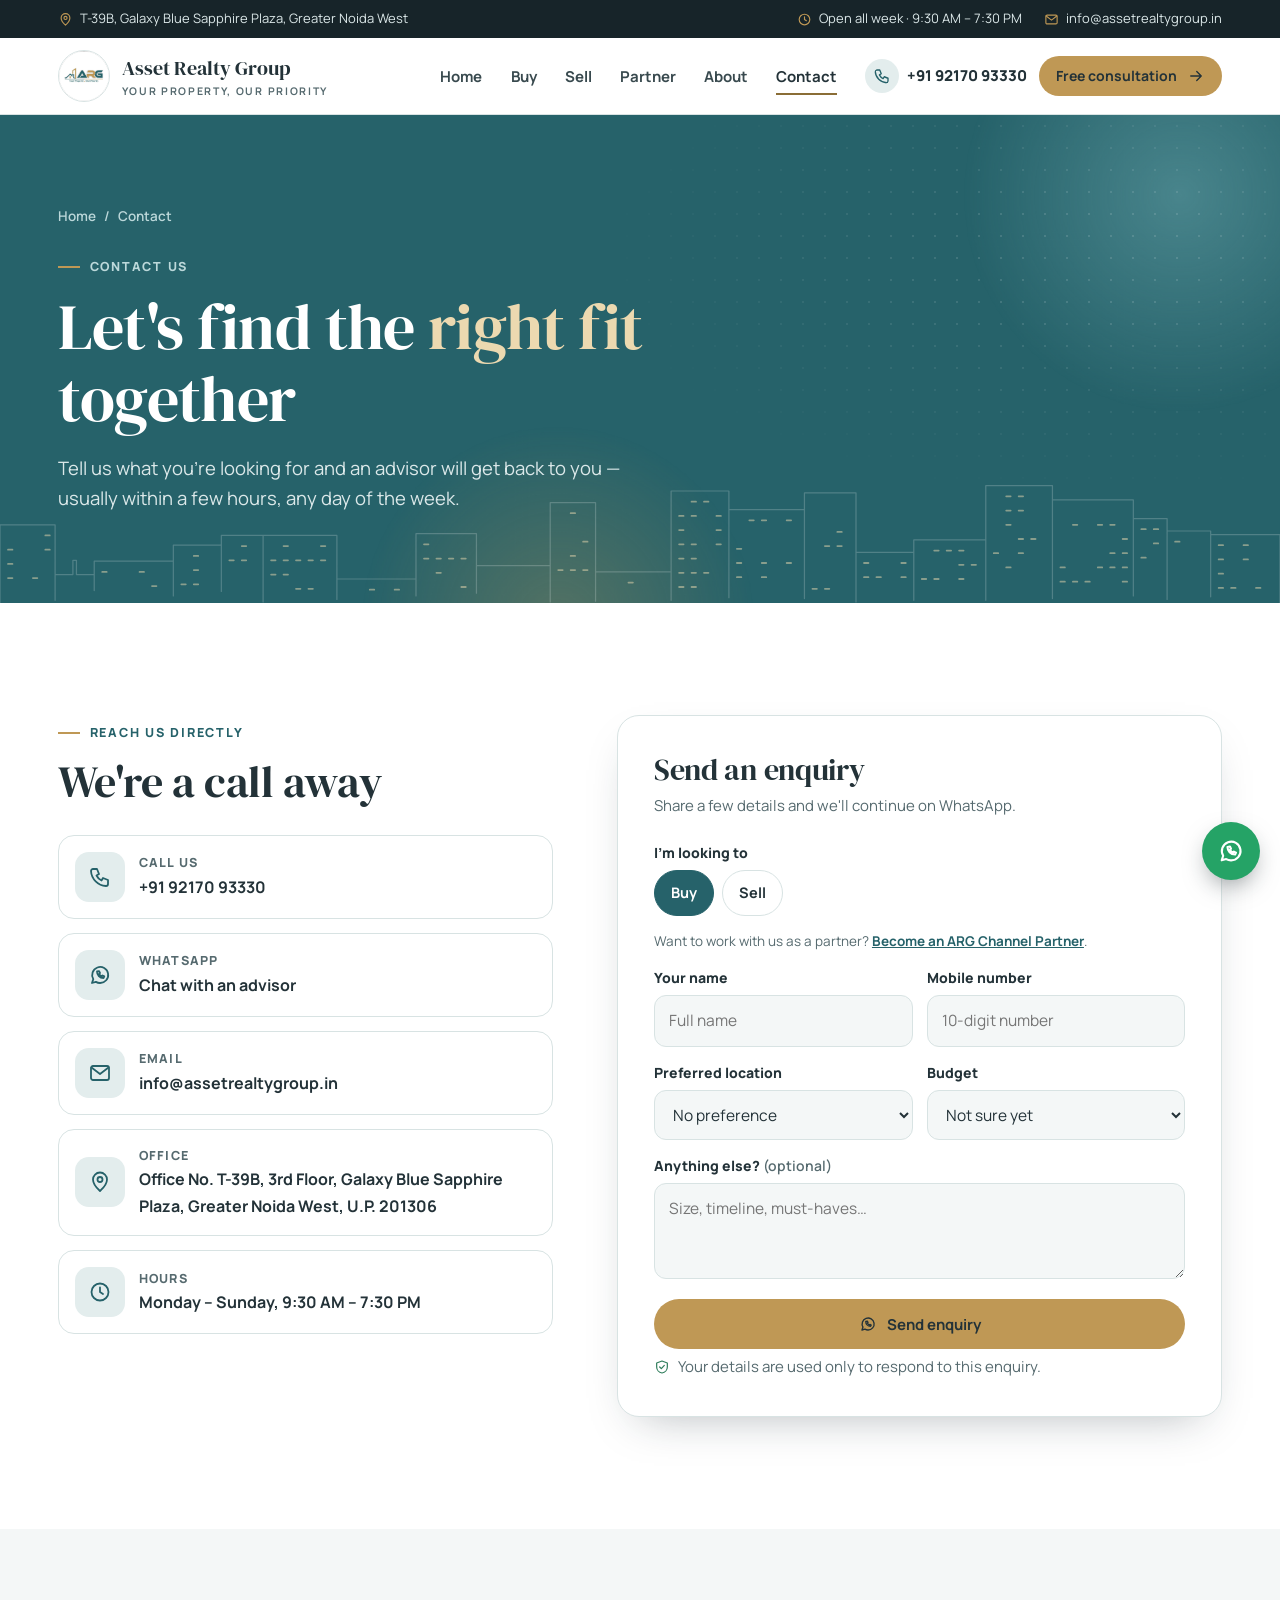
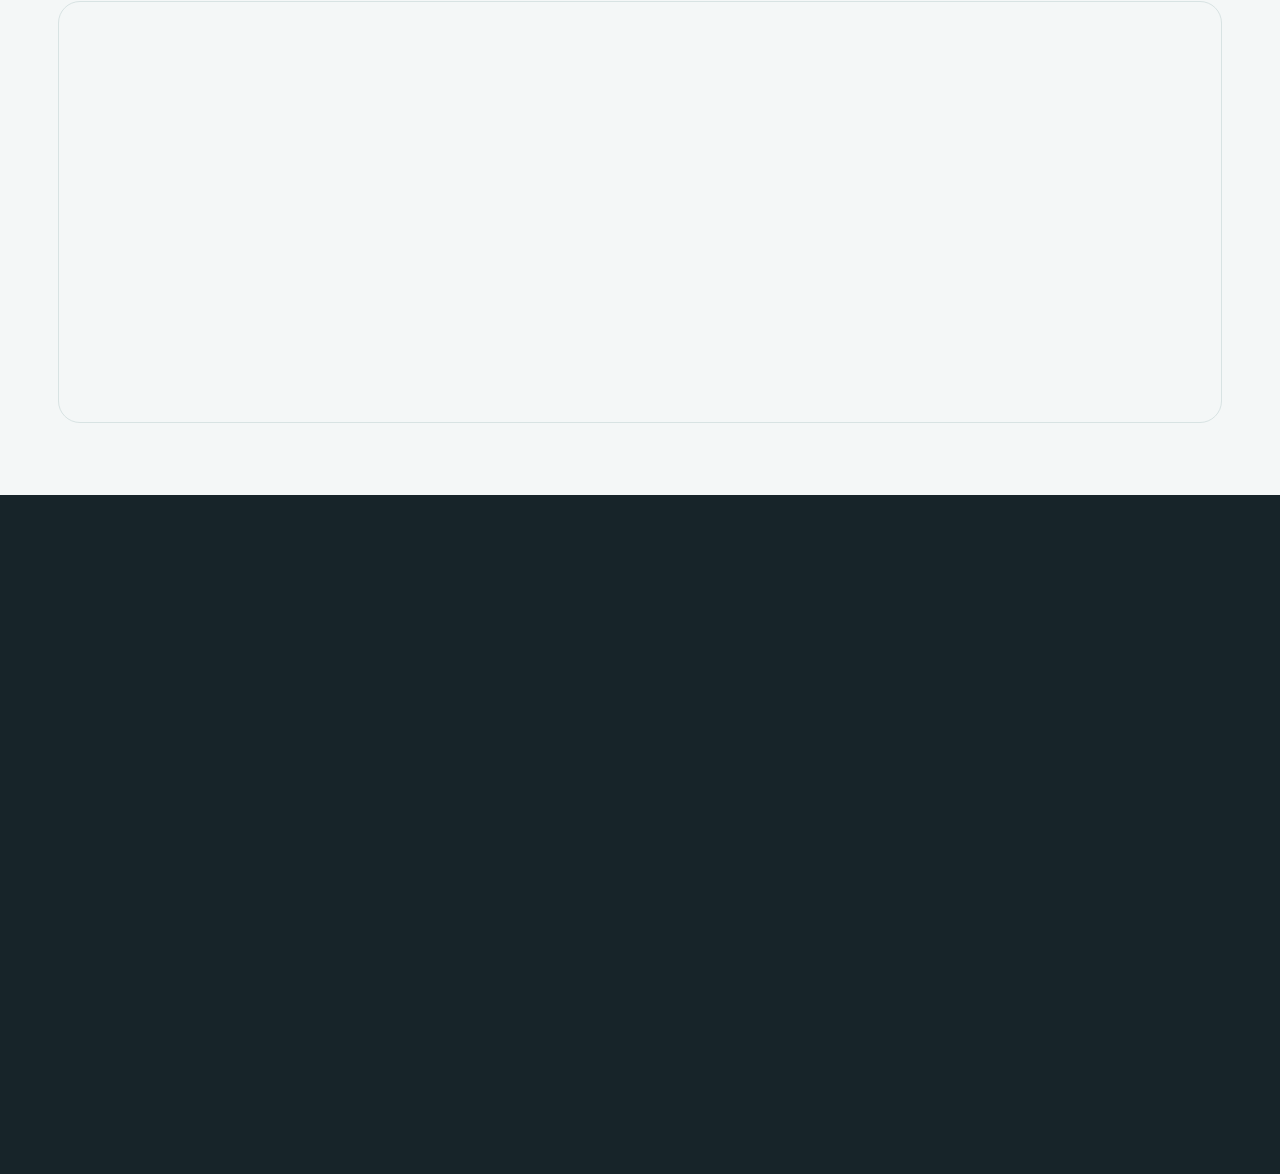
<file: contact.html>
<!doctype html>
<html lang="en-IN">
<head>
  <meta charset="utf-8">
  <meta name="viewport" content="width=device-width, initial-scale=1, viewport-fit=cover">
  <title>Contact Asset Realty Group | Greater Noida West Office</title>
  <meta name="description" content="Call, WhatsApp or visit Asset Realty Group at Galaxy Blue Sapphire Plaza, Greater Noida West. Open Monday to Sunday, 9:30 AM to 7:30 PM.">
  <meta name="theme-color" content="#26626a">
  <link rel="canonical" href="https://assetrealtygroup.in/contact">
  <meta property="og:type" content="website">
  <meta property="og:site_name" content="Asset Realty Group">
  <meta property="og:title" content="Contact Asset Realty Group | Greater Noida West Office">
  <meta property="og:description" content="Call, WhatsApp or visit Asset Realty Group at Galaxy Blue Sapphire Plaza, Greater Noida West. Open Monday to Sunday, 9:30 AM to 7:30 PM.">
  <meta property="og:url" content="https://assetrealtygroup.in/contact">
  <meta property="og:image" content="https://images.unsplash.com/photo-1545324418-cc1a3fa10c00?auto=format&fit=crop&w=1600&q=80">
  <link rel="icon" href="assets/img/arg-logo.jpeg">
  <link rel="preconnect" href="https://fonts.googleapis.com"><link rel="preconnect" href="https://fonts.gstatic.com" crossorigin><link rel="preconnect" href="https://images.unsplash.com">
  <link rel="preload" as="style" href="https://fonts.googleapis.com/css2?family=DM+Serif+Display&family=Manrope:wght@400;600;700;800&display=swap" onload="this.onload=null;this.rel='stylesheet'">
  <noscript><link rel="stylesheet" href="https://fonts.googleapis.com/css2?family=DM+Serif+Display&family=Manrope:wght@400;600;700;800&display=swap"></noscript>
  
  <link rel="preload" as="image" href="https://images.unsplash.com/photo-1582407947304-fd86f028f716?auto=format&fit=crop&w=1400&q=55" fetchpriority="high">
  <link rel="stylesheet" href="assets/css/style.css?v=20261108">
  <script type="application/ld+json">{"@context":"https://schema.org","@type":"RealEstateAgent","name":"Asset Realty Group","alternateName":"ARG","url":"https://assetrealtygroup.in/","telephone":"+91-9217093330","email":"info@assetrealtygroup.in","image":"https://assetrealtygroup.in/assets/img/arg-logo.jpeg","openingHours":"Mo-Su 09:30-19:30","address":{"@type":"PostalAddress","streetAddress":"Office No. T-39B, 3rd Floor, Galaxy Blue Sapphire Plaza","addressLocality":"Greater Noida West","addressRegion":"Uttar Pradesh","postalCode":"201306","addressCountry":"IN"},"areaServed":["Greater Noida West","Noida","Greater Noida","Ghaziabad","Delhi NCR"]}</script>
  <script src="assets/js/main.js?v=20261108" defer></script>
</head>
<body>
  <div class="progress" aria-hidden="true"><span></span></div>
  <a class="skip" href="#main">Skip to content</a>
  <svg class="icons" xmlns="http://www.w3.org/2000/svg" aria-hidden="true">
<symbol id="arrow" viewBox="0 0 24 24"><path d="M5 12h14M13 6l6 6-6 6"/></symbol>
<symbol id="check" viewBox="0 0 24 24"><path d="M5 12.5l4.5 4.5L19 7.5"/></symbol>
<symbol id="x" viewBox="0 0 24 24"><path d="M6 6l12 12M18 6L6 18"/></symbol>
<symbol id="phone" viewBox="0 0 24 24"><path d="M5 4h4l2 5-2.5 1.5a11 11 0 005 5L15 13l5 2v4a2 2 0 01-2 2A16 16 0 013 6a2 2 0 012-2"/></symbol>
<symbol id="pin" viewBox="0 0 24 24"><path d="M12 21s-7-6.2-7-11.5a7 7 0 0114 0C19 14.8 12 21 12 21z"/><circle cx="12" cy="9.5" r="2.5"/></symbol>
<symbol id="shield" viewBox="0 0 24 24"><path d="M12 3l8 3v6c0 4.5-3.4 8.3-8 9-4.6-.7-8-4.5-8-9V6l8-3z"/><path d="M8.5 12l2.5 2.5 4.5-5"/></symbol>
<symbol id="wa" viewBox="0 0 24 24"><path d="M4 20l1.3-3.9A8 8 0 1112 20a8 8 0 01-4.1-1.1L4 20z"/><path d="M9 8.5c0 3.5 2.6 6.5 6.5 6.5l.8-1.6-1.8-.9-.8.8a4.5 4.5 0 01-2.5-2.5l.8-.8-.9-1.8L9 8.5z"/></symbol>
<symbol id="menu" viewBox="0 0 24 24"><path d="M4 7h16M4 12h16M4 17h16"/></symbol>
<symbol id="close" viewBox="0 0 24 24"><path d="M6 6l12 12M18 6L6 18"/></symbol>
<symbol id="home" viewBox="0 0 24 24"><path d="M3 11l9-7 9 7"/><path d="M5 10v10h14V10"/><path d="M10 20v-6h4v6"/></symbol>
<symbol id="key" viewBox="0 0 24 24"><circle cx="8" cy="15" r="4.5"/><path d="M11.2 11.8L20 3M16 7l3 3M14 9l2 2"/></symbol>
<symbol id="building" viewBox="0 0 24 24"><path d="M4 21V5l8-2v18M12 8h8v13M3 21h18M7 8h2M7 12h2M7 16h2M15 12h2M15 16h2"/></symbol>
<symbol id="trend" viewBox="0 0 24 24"><path d="M3 17l6-6 4 4 8-8"/><path d="M15 7h6v6"/></symbol>
<symbol id="file" viewBox="0 0 24 24"><path d="M14 3H6v18h12V7l-4-4z"/><path d="M14 3v4h4M9 12h6M9 16h6"/></symbol>
<symbol id="heart" viewBox="0 0 24 24"><path d="M12 20s-7.5-4.6-9-9.3C2 7.4 4.2 5 7 5c2 0 3.6 1.2 5 3 1.4-1.8 3-3 5-3 2.8 0 5 2.4 4 5.7-1.5 4.7-9 9.3-9 9.3z"/></symbol>
<symbol id="bed" viewBox="0 0 24 24"><path d="M3 18V7M3 13h18v5M21 13v-2a3 3 0 00-3-3h-7v5"/><circle cx="7" cy="10.5" r="1.5"/></symbol>
<symbol id="bath" viewBox="0 0 24 24"><path d="M4 12h16v3a4 4 0 01-4 4H8a4 4 0 01-4-4v-3zM6 12V6a2 2 0 014 0M7 19l-1 2M17 19l1 2"/></symbol>
<symbol id="area" viewBox="0 0 24 24"><path d="M4 9V4h5M20 9V4h-5M4 15v5h5M20 15v5h-5"/></symbol>
<symbol id="search" viewBox="0 0 24 24"><circle cx="11" cy="11" r="6.5"/><path d="M16 16l4.5 4.5"/></symbol>
<symbol id="mail" viewBox="0 0 24 24"><rect x="3" y="5" width="18" height="14" rx="2"/><path d="M3.5 6.5L12 13l8.5-6.5"/></symbol>
<symbol id="clock" viewBox="0 0 24 24"><circle cx="12" cy="12" r="8.5"/><path d="M12 7.5V12l3 2"/></symbol>
<symbol id="rupee" viewBox="0 0 24 24"><path d="M7 5h10M7 9h10M7 5c5 0 6 2 6 4s-2 4-6 4h-.5L14 20"/></symbol>
<symbol id="users" viewBox="0 0 24 24"><circle cx="9" cy="8" r="3.5"/><path d="M2.5 20a6.5 6.5 0 0113 0M16 4.6a3.5 3.5 0 010 6.8M18.5 14a6.5 6.5 0 013 6"/></symbol>
<symbol id="scale" viewBox="0 0 24 24"><path d="M12 4v16M7 20h10M5 7h14M5 7l-3 6a3 3 0 006 0L5 7zM19 7l-3 6a3 3 0 006 0l-3-6"/></symbol>
<symbol id="eye" viewBox="0 0 24 24"><path d="M2 12s3.6-7 10-7 10 7 10 7-3.6 7-10 7S2 12 2 12z"/><circle cx="12" cy="12" r="3"/></symbol>
<symbol id="handshake" viewBox="0 0 24 24"><path d="M2 12l4-4 4 1 3-2 3 1 6 4M2 12l5 5 2-1 3 3 2-1 4-4M9 9l4 4M7 17l2-2M11 19l2-2"/></symbol>
<symbol id="star" viewBox="0 0 24 24"><path d="M12 3.5l2.6 5.3 5.9.9-4.3 4.1 1 5.8L12 16.8l-5.2 2.8 1-5.8-4.3-4.1 5.9-.9L12 3.5z"/></symbol>
<symbol id="camera" viewBox="0 0 24 24"><path d="M4 8h3l2-3h6l2 3h3v11H4z"/><circle cx="12" cy="13" r="3.5"/></symbol>
<symbol id="chat" viewBox="0 0 24 24"><path d="M4 5h16v11H9l-5 4V5z"/><path d="M8 10h8M8 13h5"/></symbol>
<symbol id="tag" viewBox="0 0 24 24"><path d="M3 12V4h8l10 10-8 8L3 12z"/><circle cx="7.5" cy="8.5" r="1.5"/></symbol>
<symbol id="arrow-up" viewBox="0 0 24 24"><path d="M12 19V5M6 11l6-6 6 6"/></symbol>
<symbol id="quote" viewBox="0 0 24 24"><path d="M10 7H6a2 2 0 00-2 2v4h5v5H4M20 7h-4a2 2 0 00-2 2v4h5v5h-5"/></symbol>
<symbol id="map" viewBox="0 0 24 24"><path d="M9 4L3 6v14l6-2 6 2 6-2V4l-6 2-6-2zM9 4v14M15 6v14"/></symbol>
</svg>
  <div class="topbar"><div class="wrap">
    <span><svg class="icon" aria-hidden="true"><use href="#pin"/></svg>T-39B, Galaxy Blue Sapphire Plaza, Greater Noida West</span>
    <div class="topbar-links"><span class="hide-sm"><svg class="icon" aria-hidden="true"><use href="#clock"/></svg>Open all week · 9:30 AM – 7:30 PM</span><a href="mailto:info@assetrealtygroup.in"><svg class="icon" aria-hidden="true"><use href="#mail"/></svg>info@assetrealtygroup.in</a></div>
  </div></div>
  <header class="site-header"><div class="wrap head">
    <a class="brand" href="./" aria-label="Asset Realty Group — home">
      <img src="assets/img/arg-logo.jpeg" alt="" width="52" height="52">
      <span class="brand-text"><strong>Asset Realty Group</strong><small>YOUR PROPERTY, OUR PRIORITY</small></span>
    </a>
    <button class="menu-btn" type="button" aria-label="Open menu" aria-expanded="false" aria-controls="site-nav"><svg class="icon open-i" aria-hidden="true"><use href="#menu"/></svg><svg class="icon close-i" aria-hidden="true"><use href="#close"/></svg></button>
    <nav class="nav" id="site-nav" aria-label="Main">
      <ul class="nav-links"><li><a href="./">Home</a></li><li><a href="buy">Buy</a></li><li><a href="sell">Sell</a></li><li><a href="partner">Partner</a></li><li><a href="about">About</a></li><li><a href="contact" aria-current="page">Contact</a></li></ul>
      <div class="nav-actions">
        <a class="nav-phone" href="tel:+919217093330"><svg class="icon" aria-hidden="true"><use href="#phone"/></svg><span>+91 92170 93330</span></a>
        <a class="btn btn-copper btn-sm" href="contact">Free consultation <svg class="icon" aria-hidden="true"><use href="#arrow"/></svg></a>
      </div>
    </nav>
  </div></header>

  <main id="main">


    <section class="page-hero" style="--bg:url('https://images.unsplash.com/photo-1582407947304-fd86f028f716?auto=format&fit=crop&w=1400&q=55')">
      <div class="ph-deco" aria-hidden="true"><span class="blob b1"></span><span class="blob b2"></span><span class="grid-dots"></span><svg class="skyline sky-hero" viewBox="0 0 1440 150" preserveAspectRatio="xMidYMax slice" aria-hidden="true" focusable="false"><path class="sky-outline" pathLength="1" d="M0 150 V62 H62 V147 V118 H82 V102 H86 V118 H106 V136 V103 H195 V142 V85 H249 V137 V74 H296 V149 V74 H379 V146 V123 H468 V142 V72 H536 V139 V108 H619 V149 V37 H670 V148 V115 H755 V147 V24 H820 V144 V45 H905 V145 V26 H963 V149 V93 H1028 V147 V79 H1109 V147 V18 H1184 V145 V34 H1275 V142 V55 H1313 V146 V69 H1362 V143 V73 H1440 V138 V150"/><path class="sky-windows" d="M51 74h5M9 90h5M51 90h5M9 106h5M9 122h5M37 122h5M115 115h5M157 115h5M171 131h5M218 97h5M218 113h5M204 129h5M218 129h5M272 86h5M258 102h5M272 102h5M319 86h5M361 86h5M305 102h5M319 102h5M333 102h5M347 102h5M361 102h5M305 118h5M319 118h5M333 134h5M347 134h5M416 135h5M444 135h5M477 84h5M477 100h5M491 100h5M505 100h5M519 100h5M491 116h5M519 132h5M642 49h5M656 81h5M642 97h5M628 113h5M642 113h5M656 113h5M707 127h5M778 36h5M792 36h5M764 52h5M778 52h5M806 52h5M764 68h5M806 68h5M764 84h5M778 84h5M806 84h5M764 100h5M778 100h5M764 116h5M778 116h5M792 116h5M764 132h5M778 132h5M843 57h5M857 57h5M885 57h5M829 89h5M829 105h5M857 105h5M885 105h5M829 121h5M857 121h5M942 70h5M928 86h5M942 86h5M914 134h5M928 134h5M972 105h5M1014 105h5M972 121h5M986 121h5M1014 121h5M1051 91h5M1065 91h5M1079 91h5M1079 107h5M1093 107h5M1037 123h5M1051 123h5M1079 123h5M1132 30h5M1146 30h5M1132 46h5M1146 46h5M1132 62h5M1146 78h5M1160 78h5M1118 94h5M1146 94h5M1132 110h5M1207 62h5M1235 62h5M1249 62h5M1263 78h5M1249 94h5M1263 94h5M1193 110h5M1235 110h5M1249 110h5M1263 110h5M1193 126h5M1207 126h5M1221 126h5M1263 126h5M1284 67h5M1298 67h5M1298 83h5M1284 99h5M1322 81h5M1371 85h5M1399 85h5M1371 101h5M1399 101h5M1371 117h5M1371 133h5M1385 133h5M1413 133h5"/></svg></div>
      <div class="wrap ">
      <div>
        <nav class="crumbs anim" aria-label="Breadcrumb"><a href="./">Home</a><span aria-hidden="true">/</span><span>Contact</span></nav>
        <p class="eyebrow anim" style="--d:1">Contact us</p>
        <h1 class="anim" style="--d:2">Let's find the <em>right fit</em> together</h1>
        <p class="lead anim" style="--d:3">Tell us what you're looking for and an advisor will get back to you — usually within a few hours, any day of the week.</p>
        
      </div>
      
    </div></section>
    <section class="section"><div class="wrap contact-grid">
      <div class="reveal">
        <p class="eyebrow">Reach us directly</p>
        <h2 style="font-size:clamp(32px,4vw,44px)">We're a call away</h2>
        <div class="contact-list">
          <a class="contact-item" href="tel:+919217093330"><svg class="icon" aria-hidden="true"><use href="#phone"/></svg><span><small>Call us</small><strong>+91 92170 93330</strong></span></a>
          <a class="contact-item" href="https://wa.me/919217093330?text=Hi%20ARG%2C%20I'd%20like%20to%20talk%20about%20a%20property." target="_blank" rel="noopener"><svg class="icon" aria-hidden="true"><use href="#wa"/></svg><span><small>WhatsApp</small><strong>Chat with an advisor</strong></span></a>
          <a class="contact-item" href="mailto:info@assetrealtygroup.in"><svg class="icon" aria-hidden="true"><use href="#mail"/></svg><span><small>Email</small><strong>info@assetrealtygroup.in</strong></span></a>
          <a class="contact-item" href="https://maps.google.com/?q=Galaxy+Blue+Sapphire+Plaza+Greater+Noida+West" target="_blank" rel="noopener"><svg class="icon" aria-hidden="true"><use href="#pin"/></svg><span><small>Office</small><strong>Office No. T-39B, 3rd Floor, Galaxy Blue Sapphire Plaza, Greater Noida West, U.P. 201306</strong></span></a>
          <div class="contact-item"><svg class="icon" aria-hidden="true"><use href="#clock"/></svg><span><small>Hours</small><strong>Monday – Sunday, 9:30 AM – 7:30 PM</strong></span></div>
        </div>
      </div>
      <form class="form-card reveal" data-wa="Hi ARG, I'd like to discuss a property." aria-label="Property enquiry">
        <h2>Send an enquiry</h2>
        <p>Share a few details and we'll continue on WhatsApp.</p>
        <div class="form-grid">
          <div class="field full"><span class="field-label" style="font-weight:800;font-size:14px;color:var(--slate)">I'm looking to</span>
            <div class="choice-row" role="radiogroup" aria-label="I'm looking to"><input type="radio" id="c-0" name="intent" value="Buy" data-label="Looking to" checked><label for="c-0">Buy</label><input type="radio" id="c-1" name="intent" value="Sell" data-label="Looking to"><label for="c-1">Sell</label></div><p class="field-hint">Want to work with us as a partner? <a href="partner#apply">Become an ARG Channel Partner</a>.</p></div>
          <div class="field"><label for="c-name">Your name</label><input id="c-name" name="name" autocomplete="name" required minlength="2" placeholder="Full name"></div>
          <div class="field"><label for="c-phone">Mobile number</label><input id="c-phone" name="phone" type="tel" autocomplete="tel" inputmode="tel" required pattern="[0-9+\s-]{10,15}" placeholder="10-digit number"></div>
          <div class="field"><label for="c-loc">Preferred location</label><select id="c-loc" name="location"><option value="">No preference</option><option>Greater Noida West</option><option>Noida</option><option>Greater Noida</option><option>Ghaziabad</option></select></div>
          <div class="field"><label for="c-budget">Budget</label><select id="c-budget" name="budget"><option value="">Not sure yet</option><option>Under ₹50 Lakh</option><option>₹50 – 80 Lakh</option><option>₹80 Lakh – 1.2 Cr</option><option>₹1.2 – 2 Cr</option><option>Above ₹2 Cr</option></select></div>
          <div class="field full"><label for="c-msg">Anything else? <span>(optional)</span></label><textarea id="c-msg" name="message" maxlength="600" placeholder="Size, timeline, must-haves…"></textarea></div>
        </div>
        <button class="btn btn-copper btn-block" type="submit"><svg class="icon" aria-hidden="true"><use href="#wa"/></svg>Send enquiry</button>
        <p class="form-note"><svg class="icon" aria-hidden="true"><use href="#shield"/></svg>Your details are used only to respond to this enquiry.</p>
      </form>
    </div></section>
    <section class="section-tight bg-paper"><div class="wrap">
      <div class="map reveal"><iframe title="Map showing the Asset Realty Group office at Galaxy Blue Sapphire Plaza" src="https://www.google.com/maps?q=Galaxy+Blue+Sapphire+Plaza,+Greater+Noida+West&output=embed" loading="lazy" referrerpolicy="no-referrer-when-downgrade"></iframe></div>
    </div></section>
  </main>

  <footer class="site-footer">
    <svg class="skyline sky-footer" viewBox="0 0 1440 150" preserveAspectRatio="xMidYMax slice" aria-hidden="true" focusable="false"><path class="sky-outline" pathLength="1" d="M0 150 V62 H62 V147 V118 H82 V102 H86 V118 H106 V136 V103 H195 V142 V85 H249 V137 V74 H296 V149 V74 H379 V146 V123 H468 V142 V72 H536 V139 V108 H619 V149 V37 H670 V148 V115 H755 V147 V24 H820 V144 V45 H905 V145 V26 H963 V149 V93 H1028 V147 V79 H1109 V147 V18 H1184 V145 V34 H1275 V142 V55 H1313 V146 V69 H1362 V143 V73 H1440 V138 V150"/><path class="sky-windows" d="M51 74h5M9 90h5M51 90h5M9 106h5M9 122h5M37 122h5M115 115h5M157 115h5M171 131h5M218 97h5M218 113h5M204 129h5M218 129h5M272 86h5M258 102h5M272 102h5M319 86h5M361 86h5M305 102h5M319 102h5M333 102h5M347 102h5M361 102h5M305 118h5M319 118h5M333 134h5M347 134h5M416 135h5M444 135h5M477 84h5M477 100h5M491 100h5M505 100h5M519 100h5M491 116h5M519 132h5M642 49h5M656 81h5M642 97h5M628 113h5M642 113h5M656 113h5M707 127h5M778 36h5M792 36h5M764 52h5M778 52h5M806 52h5M764 68h5M806 68h5M764 84h5M778 84h5M806 84h5M764 100h5M778 100h5M764 116h5M778 116h5M792 116h5M764 132h5M778 132h5M843 57h5M857 57h5M885 57h5M829 89h5M829 105h5M857 105h5M885 105h5M829 121h5M857 121h5M942 70h5M928 86h5M942 86h5M914 134h5M928 134h5M972 105h5M1014 105h5M972 121h5M986 121h5M1014 121h5M1051 91h5M1065 91h5M1079 91h5M1079 107h5M1093 107h5M1037 123h5M1051 123h5M1079 123h5M1132 30h5M1146 30h5M1132 46h5M1146 46h5M1132 62h5M1146 78h5M1160 78h5M1118 94h5M1146 94h5M1132 110h5M1207 62h5M1235 62h5M1249 62h5M1263 78h5M1249 94h5M1263 94h5M1193 110h5M1235 110h5M1249 110h5M1263 110h5M1193 126h5M1207 126h5M1221 126h5M1263 126h5M1284 67h5M1298 67h5M1298 83h5M1284 99h5M1322 81h5M1371 85h5M1399 85h5M1371 101h5M1399 101h5M1371 117h5M1371 133h5M1385 133h5M1413 133h5"/></svg>
    <div class="wrap footer-cta">
      <div><h2>Have a property question? Ask a local.</h2><p>Speak to an ARG advisor today — no obligation, no pressure.</p></div>
      <div class="banner-actions"><a class="btn btn-copper" href="tel:+919217093330"><svg class="icon" aria-hidden="true"><use href="#phone"/></svg>Call +91 92170 93330</a><a class="btn btn-light" href="https://wa.me/919217093330?text=Hi%20ARG%2C%20I%20have%20a%20property%20question." target="_blank" rel="noopener"><svg class="icon" aria-hidden="true"><use href="#wa"/></svg>WhatsApp us</a></div>
    </div>
    <div class="wrap footer-main">
      <div>
        <a class="brand" href="./" aria-label="Asset Realty Group — home"><img src="assets/img/arg-logo.jpeg" alt="" width="52" height="52"><span class="brand-text"><strong>Asset Realty Group</strong><small>YOUR PROPERTY, OUR PRIORITY</small></span></a>
        <p class="footer-about">A Greater Noida West property consultancy helping buyers, sellers and partners move with verified information and honest advice across Delhi NCR.</p>
      </div>
      <div class="footer-col"><h3>Explore</h3><ul><li><a href="buy">Buy a home</a></li><li><a href="sell">Sell your property</a></li><li><a href="partner">Become a Channel Partner</a></li><li><a href="about">About ARG</a></li><li><a href="contact">Contact</a></li></ul></div>
      <div class="footer-col"><h3>Popular areas</h3><ul><li><a href="buy?loc=Greater+Noida+West">Greater Noida West</a></li><li><a href="buy?loc=Noida">Noida</a></li><li><a href="buy?loc=Greater+Noida">Greater Noida</a></li><li><a href="buy?loc=Ghaziabad">Ghaziabad</a></li></ul></div>
      <div class="footer-col"><h3>Visit us</h3><ul>
        <li><svg class="icon" aria-hidden="true"><use href="#pin"/></svg><span>Office No. T-39B, 3rd Floor, Galaxy Blue Sapphire Plaza, Greater Noida West, U.P. 201306</span></li>
        <li><svg class="icon" aria-hidden="true"><use href="#phone"/></svg><a href="tel:+919217093330">+91 92170 93330</a></li>
        <li><svg class="icon" aria-hidden="true"><use href="#mail"/></svg><a href="mailto:info@assetrealtygroup.in">info@assetrealtygroup.in</a></li>
        <li><svg class="icon" aria-hidden="true"><use href="#clock"/></svg><span>Monday – Sunday, 9:30 AM – 7:30 PM</span></li>
      </ul></div>
    </div>
    <div class="wrap footer-bottom"><span>© <span data-year>2026</span> Asset Realty Group. All rights reserved.</span><span>Prices and availability can change. Please confirm details with our team before deciding.</span></div>
  </footer>

  <a class="float-wa" href="https://wa.me/919217093330?text=Hi%20ARG%2C%20I'd%20like%20to%20talk%20about%20a%20property." target="_blank" rel="noopener" aria-label="Chat with us on WhatsApp"><svg class="icon" aria-hidden="true"><use href="#wa"/></svg></a>
  <button class="to-top" type="button" aria-label="Back to top"><svg class="to-top-ring" viewBox="0 0 48 48" aria-hidden="true"><circle cx="24" cy="24" r="22" pathLength="1"/></svg><svg class="icon" aria-hidden="true"><use href="#arrow-up"/></svg></button>
  <div class="toast" role="status" aria-live="polite"></div>
  <div class="mobile-bar"><a class="btn btn-dark" href="tel:+919217093330"><svg class="icon" aria-hidden="true"><use href="#phone"/></svg>Call</a><a class="btn btn-wa" href="https://wa.me/919217093330?text=Hi%20ARG%2C%20I'd%20like%20to%20talk%20about%20a%20property." target="_blank" rel="noopener"><svg class="icon" aria-hidden="true"><use href="#wa"/></svg>WhatsApp</a></div>
</body>
</html>
</file>
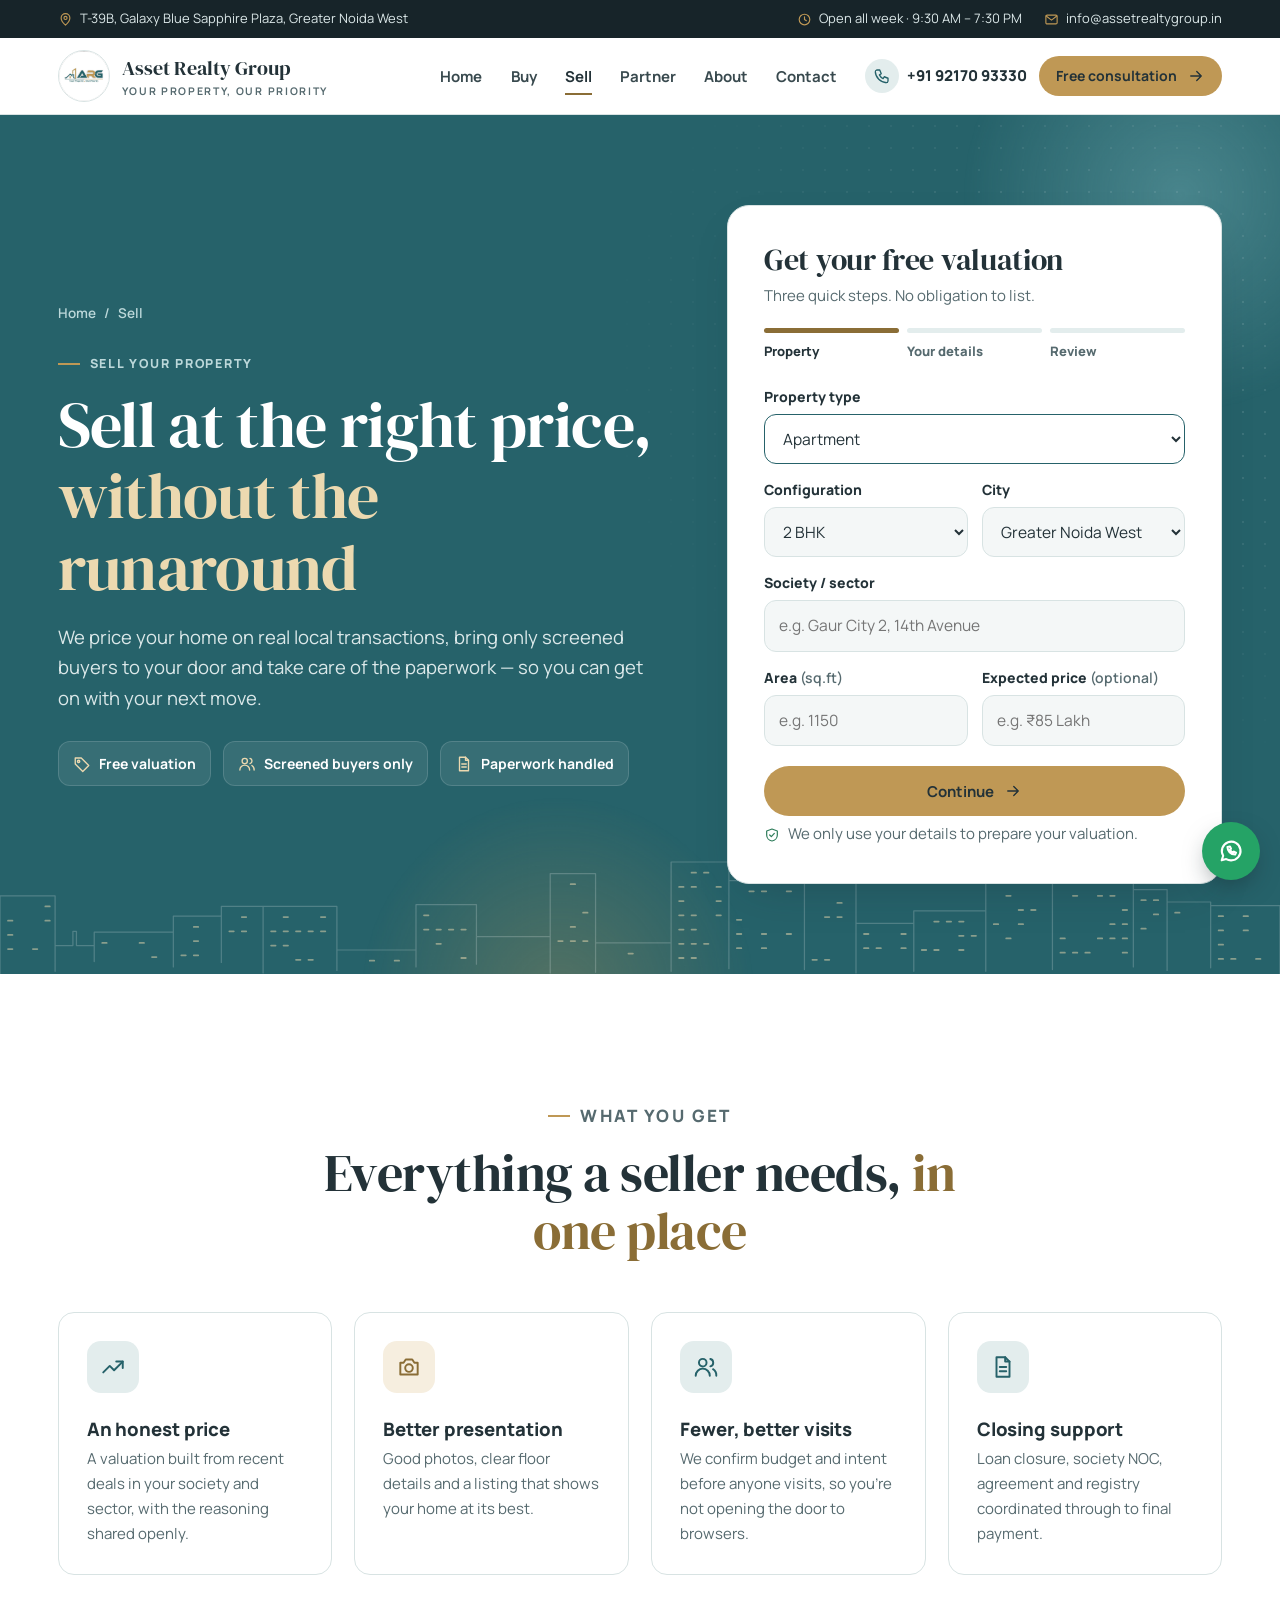
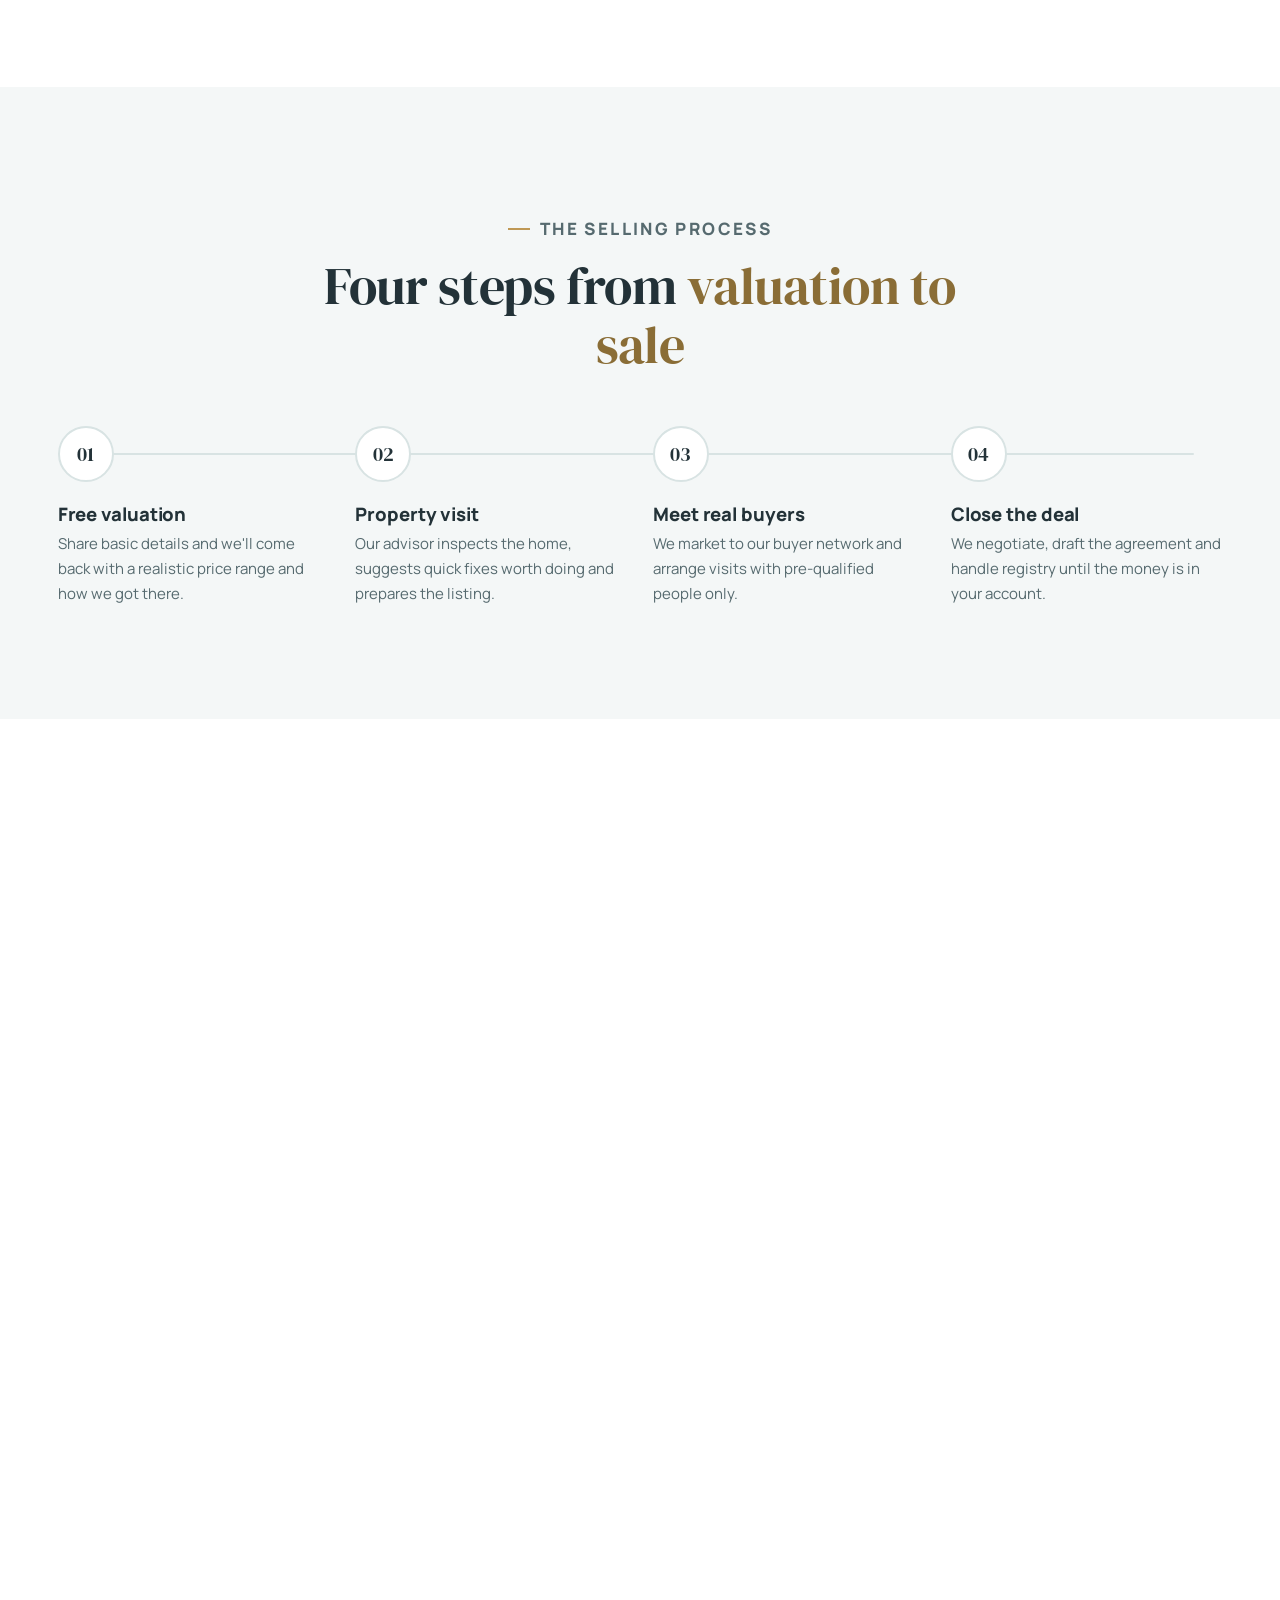
<file: sell.html>
<!doctype html>
<html lang="en-IN">
<head>
  <meta charset="utf-8">
  <meta name="viewport" content="width=device-width, initial-scale=1, viewport-fit=cover">
  <title>Sell Your Property in Noida & Greater Noida West | Free Valuation | ARG</title>
  <meta name="description" content="Get a free, data-backed valuation and sell your home to screened buyers. ARG handles marketing, negotiation and paperwork across NCR.">
  <meta name="theme-color" content="#26626a">
  <link rel="canonical" href="https://assetrealtygroup.in/sell">
  <meta property="og:type" content="website">
  <meta property="og:site_name" content="Asset Realty Group">
  <meta property="og:title" content="Sell Your Property in Noida & Greater Noida West | Free Valuation | ARG">
  <meta property="og:description" content="Get a free, data-backed valuation and sell your home to screened buyers. ARG handles marketing, negotiation and paperwork across NCR.">
  <meta property="og:url" content="https://assetrealtygroup.in/sell">
  <meta property="og:image" content="https://images.unsplash.com/photo-1545324418-cc1a3fa10c00?auto=format&fit=crop&w=1600&q=80">
  <link rel="icon" href="assets/img/arg-logo.jpeg">
  <link rel="preconnect" href="https://fonts.googleapis.com"><link rel="preconnect" href="https://fonts.gstatic.com" crossorigin><link rel="preconnect" href="https://images.unsplash.com">
  <link rel="preload" as="style" href="https://fonts.googleapis.com/css2?family=DM+Serif+Display&family=Manrope:wght@400;600;700;800&display=swap" onload="this.onload=null;this.rel='stylesheet'">
  <noscript><link rel="stylesheet" href="https://fonts.googleapis.com/css2?family=DM+Serif+Display&family=Manrope:wght@400;600;700;800&display=swap"></noscript>
  
  <link rel="preload" as="image" href="https://images.unsplash.com/photo-1600585154340-be6161a56a0c?auto=format&fit=crop&w=1400&q=55" fetchpriority="high">
  <link rel="stylesheet" href="assets/css/style.css?v=20261108">
  <script type="application/ld+json">{"@context":"https://schema.org","@type":"RealEstateAgent","name":"Asset Realty Group","alternateName":"ARG","url":"https://assetrealtygroup.in/","telephone":"+91-9217093330","email":"info@assetrealtygroup.in","image":"https://assetrealtygroup.in/assets/img/arg-logo.jpeg","openingHours":"Mo-Su 09:30-19:30","address":{"@type":"PostalAddress","streetAddress":"Office No. T-39B, 3rd Floor, Galaxy Blue Sapphire Plaza","addressLocality":"Greater Noida West","addressRegion":"Uttar Pradesh","postalCode":"201306","addressCountry":"IN"},"areaServed":["Greater Noida West","Noida","Greater Noida","Ghaziabad","Delhi NCR"]}</script>
  <script src="assets/js/main.js?v=20261108" defer></script>
</head>
<body>
  <div class="progress" aria-hidden="true"><span></span></div>
  <a class="skip" href="#main">Skip to content</a>
  <svg class="icons" xmlns="http://www.w3.org/2000/svg" aria-hidden="true">
<symbol id="arrow" viewBox="0 0 24 24"><path d="M5 12h14M13 6l6 6-6 6"/></symbol>
<symbol id="check" viewBox="0 0 24 24"><path d="M5 12.5l4.5 4.5L19 7.5"/></symbol>
<symbol id="x" viewBox="0 0 24 24"><path d="M6 6l12 12M18 6L6 18"/></symbol>
<symbol id="phone" viewBox="0 0 24 24"><path d="M5 4h4l2 5-2.5 1.5a11 11 0 005 5L15 13l5 2v4a2 2 0 01-2 2A16 16 0 013 6a2 2 0 012-2"/></symbol>
<symbol id="pin" viewBox="0 0 24 24"><path d="M12 21s-7-6.2-7-11.5a7 7 0 0114 0C19 14.8 12 21 12 21z"/><circle cx="12" cy="9.5" r="2.5"/></symbol>
<symbol id="shield" viewBox="0 0 24 24"><path d="M12 3l8 3v6c0 4.5-3.4 8.3-8 9-4.6-.7-8-4.5-8-9V6l8-3z"/><path d="M8.5 12l2.5 2.5 4.5-5"/></symbol>
<symbol id="wa" viewBox="0 0 24 24"><path d="M4 20l1.3-3.9A8 8 0 1112 20a8 8 0 01-4.1-1.1L4 20z"/><path d="M9 8.5c0 3.5 2.6 6.5 6.5 6.5l.8-1.6-1.8-.9-.8.8a4.5 4.5 0 01-2.5-2.5l.8-.8-.9-1.8L9 8.5z"/></symbol>
<symbol id="menu" viewBox="0 0 24 24"><path d="M4 7h16M4 12h16M4 17h16"/></symbol>
<symbol id="close" viewBox="0 0 24 24"><path d="M6 6l12 12M18 6L6 18"/></symbol>
<symbol id="home" viewBox="0 0 24 24"><path d="M3 11l9-7 9 7"/><path d="M5 10v10h14V10"/><path d="M10 20v-6h4v6"/></symbol>
<symbol id="key" viewBox="0 0 24 24"><circle cx="8" cy="15" r="4.5"/><path d="M11.2 11.8L20 3M16 7l3 3M14 9l2 2"/></symbol>
<symbol id="building" viewBox="0 0 24 24"><path d="M4 21V5l8-2v18M12 8h8v13M3 21h18M7 8h2M7 12h2M7 16h2M15 12h2M15 16h2"/></symbol>
<symbol id="trend" viewBox="0 0 24 24"><path d="M3 17l6-6 4 4 8-8"/><path d="M15 7h6v6"/></symbol>
<symbol id="file" viewBox="0 0 24 24"><path d="M14 3H6v18h12V7l-4-4z"/><path d="M14 3v4h4M9 12h6M9 16h6"/></symbol>
<symbol id="heart" viewBox="0 0 24 24"><path d="M12 20s-7.5-4.6-9-9.3C2 7.4 4.2 5 7 5c2 0 3.6 1.2 5 3 1.4-1.8 3-3 5-3 2.8 0 5 2.4 4 5.7-1.5 4.7-9 9.3-9 9.3z"/></symbol>
<symbol id="bed" viewBox="0 0 24 24"><path d="M3 18V7M3 13h18v5M21 13v-2a3 3 0 00-3-3h-7v5"/><circle cx="7" cy="10.5" r="1.5"/></symbol>
<symbol id="bath" viewBox="0 0 24 24"><path d="M4 12h16v3a4 4 0 01-4 4H8a4 4 0 01-4-4v-3zM6 12V6a2 2 0 014 0M7 19l-1 2M17 19l1 2"/></symbol>
<symbol id="area" viewBox="0 0 24 24"><path d="M4 9V4h5M20 9V4h-5M4 15v5h5M20 15v5h-5"/></symbol>
<symbol id="search" viewBox="0 0 24 24"><circle cx="11" cy="11" r="6.5"/><path d="M16 16l4.5 4.5"/></symbol>
<symbol id="mail" viewBox="0 0 24 24"><rect x="3" y="5" width="18" height="14" rx="2"/><path d="M3.5 6.5L12 13l8.5-6.5"/></symbol>
<symbol id="clock" viewBox="0 0 24 24"><circle cx="12" cy="12" r="8.5"/><path d="M12 7.5V12l3 2"/></symbol>
<symbol id="rupee" viewBox="0 0 24 24"><path d="M7 5h10M7 9h10M7 5c5 0 6 2 6 4s-2 4-6 4h-.5L14 20"/></symbol>
<symbol id="users" viewBox="0 0 24 24"><circle cx="9" cy="8" r="3.5"/><path d="M2.5 20a6.5 6.5 0 0113 0M16 4.6a3.5 3.5 0 010 6.8M18.5 14a6.5 6.5 0 013 6"/></symbol>
<symbol id="scale" viewBox="0 0 24 24"><path d="M12 4v16M7 20h10M5 7h14M5 7l-3 6a3 3 0 006 0L5 7zM19 7l-3 6a3 3 0 006 0l-3-6"/></symbol>
<symbol id="eye" viewBox="0 0 24 24"><path d="M2 12s3.6-7 10-7 10 7 10 7-3.6 7-10 7S2 12 2 12z"/><circle cx="12" cy="12" r="3"/></symbol>
<symbol id="handshake" viewBox="0 0 24 24"><path d="M2 12l4-4 4 1 3-2 3 1 6 4M2 12l5 5 2-1 3 3 2-1 4-4M9 9l4 4M7 17l2-2M11 19l2-2"/></symbol>
<symbol id="star" viewBox="0 0 24 24"><path d="M12 3.5l2.6 5.3 5.9.9-4.3 4.1 1 5.8L12 16.8l-5.2 2.8 1-5.8-4.3-4.1 5.9-.9L12 3.5z"/></symbol>
<symbol id="camera" viewBox="0 0 24 24"><path d="M4 8h3l2-3h6l2 3h3v11H4z"/><circle cx="12" cy="13" r="3.5"/></symbol>
<symbol id="chat" viewBox="0 0 24 24"><path d="M4 5h16v11H9l-5 4V5z"/><path d="M8 10h8M8 13h5"/></symbol>
<symbol id="tag" viewBox="0 0 24 24"><path d="M3 12V4h8l10 10-8 8L3 12z"/><circle cx="7.5" cy="8.5" r="1.5"/></symbol>
<symbol id="arrow-up" viewBox="0 0 24 24"><path d="M12 19V5M6 11l6-6 6 6"/></symbol>
<symbol id="quote" viewBox="0 0 24 24"><path d="M10 7H6a2 2 0 00-2 2v4h5v5H4M20 7h-4a2 2 0 00-2 2v4h5v5h-5"/></symbol>
<symbol id="map" viewBox="0 0 24 24"><path d="M9 4L3 6v14l6-2 6 2 6-2V4l-6 2-6-2zM9 4v14M15 6v14"/></symbol>
</svg>
  <div class="topbar"><div class="wrap">
    <span><svg class="icon" aria-hidden="true"><use href="#pin"/></svg>T-39B, Galaxy Blue Sapphire Plaza, Greater Noida West</span>
    <div class="topbar-links"><span class="hide-sm"><svg class="icon" aria-hidden="true"><use href="#clock"/></svg>Open all week · 9:30 AM – 7:30 PM</span><a href="mailto:info@assetrealtygroup.in"><svg class="icon" aria-hidden="true"><use href="#mail"/></svg>info@assetrealtygroup.in</a></div>
  </div></div>
  <header class="site-header"><div class="wrap head">
    <a class="brand" href="./" aria-label="Asset Realty Group — home">
      <img src="assets/img/arg-logo.jpeg" alt="" width="52" height="52">
      <span class="brand-text"><strong>Asset Realty Group</strong><small>YOUR PROPERTY, OUR PRIORITY</small></span>
    </a>
    <button class="menu-btn" type="button" aria-label="Open menu" aria-expanded="false" aria-controls="site-nav"><svg class="icon open-i" aria-hidden="true"><use href="#menu"/></svg><svg class="icon close-i" aria-hidden="true"><use href="#close"/></svg></button>
    <nav class="nav" id="site-nav" aria-label="Main">
      <ul class="nav-links"><li><a href="./">Home</a></li><li><a href="buy">Buy</a></li><li><a href="sell" aria-current="page">Sell</a></li><li><a href="partner">Partner</a></li><li><a href="about">About</a></li><li><a href="contact">Contact</a></li></ul>
      <div class="nav-actions">
        <a class="nav-phone" href="tel:+919217093330"><svg class="icon" aria-hidden="true"><use href="#phone"/></svg><span>+91 92170 93330</span></a>
        <a class="btn btn-copper btn-sm" href="contact">Free consultation <svg class="icon" aria-hidden="true"><use href="#arrow"/></svg></a>
      </div>
    </nav>
  </div></header>

  <main id="main">


    <section class="page-hero" style="--bg:url('https://images.unsplash.com/photo-1600585154340-be6161a56a0c?auto=format&fit=crop&w=1400&q=55')">
      <div class="ph-deco" aria-hidden="true"><span class="blob b1"></span><span class="blob b2"></span><span class="grid-dots"></span><svg class="skyline sky-hero" viewBox="0 0 1440 150" preserveAspectRatio="xMidYMax slice" aria-hidden="true" focusable="false"><path class="sky-outline" pathLength="1" d="M0 150 V62 H62 V147 V118 H82 V102 H86 V118 H106 V136 V103 H195 V142 V85 H249 V137 V74 H296 V149 V74 H379 V146 V123 H468 V142 V72 H536 V139 V108 H619 V149 V37 H670 V148 V115 H755 V147 V24 H820 V144 V45 H905 V145 V26 H963 V149 V93 H1028 V147 V79 H1109 V147 V18 H1184 V145 V34 H1275 V142 V55 H1313 V146 V69 H1362 V143 V73 H1440 V138 V150"/><path class="sky-windows" d="M51 74h5M9 90h5M51 90h5M9 106h5M9 122h5M37 122h5M115 115h5M157 115h5M171 131h5M218 97h5M218 113h5M204 129h5M218 129h5M272 86h5M258 102h5M272 102h5M319 86h5M361 86h5M305 102h5M319 102h5M333 102h5M347 102h5M361 102h5M305 118h5M319 118h5M333 134h5M347 134h5M416 135h5M444 135h5M477 84h5M477 100h5M491 100h5M505 100h5M519 100h5M491 116h5M519 132h5M642 49h5M656 81h5M642 97h5M628 113h5M642 113h5M656 113h5M707 127h5M778 36h5M792 36h5M764 52h5M778 52h5M806 52h5M764 68h5M806 68h5M764 84h5M778 84h5M806 84h5M764 100h5M778 100h5M764 116h5M778 116h5M792 116h5M764 132h5M778 132h5M843 57h5M857 57h5M885 57h5M829 89h5M829 105h5M857 105h5M885 105h5M829 121h5M857 121h5M942 70h5M928 86h5M942 86h5M914 134h5M928 134h5M972 105h5M1014 105h5M972 121h5M986 121h5M1014 121h5M1051 91h5M1065 91h5M1079 91h5M1079 107h5M1093 107h5M1037 123h5M1051 123h5M1079 123h5M1132 30h5M1146 30h5M1132 46h5M1146 46h5M1132 62h5M1146 78h5M1160 78h5M1118 94h5M1146 94h5M1132 110h5M1207 62h5M1235 62h5M1249 62h5M1263 78h5M1249 94h5M1263 94h5M1193 110h5M1235 110h5M1249 110h5M1263 110h5M1193 126h5M1207 126h5M1221 126h5M1263 126h5M1284 67h5M1298 67h5M1298 83h5M1284 99h5M1322 81h5M1371 85h5M1399 85h5M1371 101h5M1399 101h5M1371 117h5M1371 133h5M1385 133h5M1413 133h5"/></svg></div>
      <div class="wrap page-hero-grid">
      <div>
        <nav class="crumbs anim" aria-label="Breadcrumb"><a href="./">Home</a><span aria-hidden="true">/</span><span>Sell</span></nav>
        <p class="eyebrow anim" style="--d:1">Sell your property</p>
        <h1 class="anim" style="--d:2">Sell at the right price, <em>without the runaround</em></h1>
        <p class="lead anim" style="--d:3">We price your home on real local transactions, bring only screened buyers to your door and take care of the paperwork — so you can get on with your next move.</p>
        <div class="hero-stats"><span><svg class="icon" aria-hidden="true"><use href="#tag"/></svg>Free valuation</span><span><svg class="icon" aria-hidden="true"><use href="#users"/></svg>Screened buyers only</span><span><svg class="icon" aria-hidden="true"><use href="#file"/></svg>Paperwork handled</span></div>
      </div>
      
      <form class="form-card" id="valuation" novalidate aria-label="Free property valuation">
        <h2>Get your free valuation</h2>
        <p>Three quick steps. No obligation to list.</p>
        <ol class="stepper"><li>Property</li><li>Your details</li><li>Review</li></ol>
        <div class="step-panel">
          <div class="form-grid">
            <div class="field full"><label for="v-ptype">Property type</label><select id="v-ptype" name="ptype" required><option>Apartment</option><option>Builder floor</option><option>Villa / independent house</option><option>Plot</option><option>Shop / office</option></select></div>
            <div class="field"><label for="v-config">Configuration</label><select id="v-config" name="config"><option>1 BHK</option><option selected>2 BHK</option><option>3 BHK</option><option>4+ BHK</option><option>Not applicable</option></select></div>
            <div class="field"><label for="v-city">City</label><select id="v-city" name="city"><option>Greater Noida West</option><option>Noida</option><option>Greater Noida</option><option>Ghaziabad</option></select></div>
            <div class="field full"><label for="v-society">Society / sector</label><input id="v-society" name="society" placeholder="e.g. Gaur City 2, 14th Avenue" required minlength="2"></div>
            <div class="field"><label for="v-area">Area <span>(sq.ft)</span></label><input id="v-area" name="area" type="number" inputmode="numeric" min="100" placeholder="e.g. 1150"></div>
            <div class="field"><label for="v-expected">Expected price <span>(optional)</span></label><input id="v-expected" name="expected" placeholder="e.g. ₹85 Lakh"></div>
          </div>
          <div class="step-nav"><button class="btn btn-copper" type="button" data-next>Continue <svg class="icon" aria-hidden="true"><use href="#arrow"/></svg></button></div>
        </div>
        <div class="step-panel" hidden>
          <div class="form-grid">
            <div class="field full"><label for="v-name">Your name</label><input id="v-name" name="name" autocomplete="name" required minlength="2" placeholder="Full name"></div>
            <div class="field full"><label for="v-phone">Mobile number</label><input id="v-phone" name="phone" type="tel" autocomplete="tel" inputmode="tel" required pattern="[0-9+\s-]{10,15}" placeholder="10-digit mobile number"></div>
          </div>
          <div class="step-nav"><button class="btn btn-ghost" type="button" data-back>Back</button><button class="btn btn-copper" type="button" data-next>Review <svg class="icon" aria-hidden="true"><use href="#arrow"/></svg></button></div>
        </div>
        <div class="step-panel" hidden>
          <div class="summary" id="summary"></div>
          <div class="step-nav"><button class="btn btn-ghost" type="button" data-back>Edit</button><button class="btn btn-wa" type="submit"><svg class="icon" aria-hidden="true"><use href="#wa"/></svg>Send on WhatsApp</button></div>
        </div>
        <p class="form-note"><svg class="icon" aria-hidden="true"><use href="#shield"/></svg>We only use your details to prepare your valuation.</p>
      </form>
    </div></section>

    <section class="section"><div class="wrap">
      <div class="section-head center reveal"><p class="eyebrow">What you get</p><h2>Everything a seller needs, <em>in one place</em></h2></div>
      <div class="features four" data-stagger>
        <article class="feature reveal"><svg class="icon" aria-hidden="true"><use href="#trend"/></svg><h3>An honest price</h3><p>A valuation built from recent deals in your society and sector, with the reasoning shared openly.</p></article>
        <article class="feature reveal"><svg class="icon" aria-hidden="true"><use href="#camera"/></svg><h3>Better presentation</h3><p>Good photos, clear floor details and a listing that shows your home at its best.</p></article>
        <article class="feature reveal"><svg class="icon" aria-hidden="true"><use href="#users"/></svg><h3>Fewer, better visits</h3><p>We confirm budget and intent before anyone visits, so you're not opening the door to browsers.</p></article>
        <article class="feature reveal"><svg class="icon" aria-hidden="true"><use href="#file"/></svg><h3>Closing support</h3><p>Loan closure, society NOC, agreement and registry coordinated through to final payment.</p></article>
      </div>
    </div></section>

    <section class="section bg-paper"><div class="wrap">
      <div class="section-head center reveal"><p class="eyebrow">The selling process</p><h2>Four steps from <em>valuation to sale</em></h2></div>
      <ol class="steps" data-stagger>
        <li class="step reveal"><h3>Free valuation</h3><p>Share basic details and we'll come back with a realistic price range and how we got there.</p></li>
        <li class="step reveal"><h3>Property visit</h3><p>Our advisor inspects the home, suggests quick fixes worth doing and prepares the listing.</p></li>
        <li class="step reveal"><h3>Meet real buyers</h3><p>We market to our buyer network and arrange visits with pre-qualified people only.</p></li>
        <li class="step reveal"><h3>Close the deal</h3><p>We negotiate, draft the agreement and handle registry until the money is in your account.</p></li>
      </ol>
    </div></section>

    <section class="section"><div class="wrap">
      <div class="section-head center reveal"><p class="eyebrow">Compare</p><h2>Going it alone vs. <em>selling with ARG</em></h2></div>
      <div class="table-scroll reveal"><table class="compare">
        <thead><tr><th scope="col">What matters</th><th scope="col">Selling on your own</th><th scope="col" class="us">Selling with ARG</th></tr></thead>
        <tbody>
          <tr><td>Pricing</td><td><svg class="icon no" aria-hidden="true"><use href="#x"/></svg>Guesswork from online portals</td><td class="us"><svg class="icon yes" aria-hidden="true"><use href="#check"/></svg>Based on recent local transactions</td></tr>
          <tr><td>Buyer quality</td><td><svg class="icon no" aria-hidden="true"><use href="#x"/></svg>Many calls, few serious buyers</td><td class="us"><svg class="icon yes" aria-hidden="true"><use href="#check"/></svg>Budget and intent checked first</td></tr>
          <tr><td>Your time</td><td><svg class="icon no" aria-hidden="true"><use href="#x"/></svg>You host every visit</td><td class="us"><svg class="icon yes" aria-hidden="true"><use href="#check"/></svg>We coordinate and accompany visits</td></tr>
          <tr><td>Negotiation</td><td><svg class="icon no" aria-hidden="true"><use href="#x"/></svg>Face-to-face haggling</td><td class="us"><svg class="icon yes" aria-hidden="true"><use href="#check"/></svg>Handled by an experienced advisor</td></tr>
          <tr><td>Paperwork</td><td><svg class="icon no" aria-hidden="true"><use href="#x"/></svg>NOCs and registry on your own</td><td class="us"><svg class="icon yes" aria-hidden="true"><use href="#check"/></svg>Tracked and coordinated for you</td></tr>
          <tr><td>Hidden costs</td><td><svg class="icon no" aria-hidden="true"><use href="#x"/></svg>Surprises late in the deal</td><td class="us"><svg class="icon yes" aria-hidden="true"><use href="#check"/></svg>All charges shared in writing upfront</td></tr>
        </tbody>
      </table></div>
    </div></section>

    <section class="section"><div class="wrap">
      <div class="section-head center reveal"><p class="eyebrow">Client stories</p><h2>Moves made with <em>confidence</em></h2><p>A few words from people we've helped buy and sell across NCR.</p></div>
      <div class="quotes" data-stagger>
        <figure class="quote reveal"><svg class="icon quote-mark" aria-hidden="true"><use href="#quote"/></svg><div class="stars" aria-label="Rated 5 out of 5">★★★★★</div><blockquote>“Buying our first flat felt overwhelming until ARG walked us through every document. They pointed out details we'd never have thought to check, and the registry day was completely smooth.”</blockquote><figcaption><span class="avatar">R</span><span><strong>Rahul Sharma</strong><small>First-time buyer · Greater Noida West</small></span></figcaption></figure>
        <figure class="quote reveal"><svg class="icon quote-mark" aria-hidden="true"><use href="#quote"/></svg><div class="stars" aria-label="Rated 5 out of 5">★★★★★</div><blockquote>“They priced my apartment using actual recent deals in my society, not guesswork. Serious buyers only, no endless calls — and the paperwork was handled before I even asked.”</blockquote><figcaption><span class="avatar">P</span><span><strong>Priya Verma</strong><small>Sold a 3 BHK · Noida</small></span></figcaption></figure>
        <figure class="quote reveal"><svg class="icon quote-mark" aria-hidden="true"><use href="#quote"/></svg><div class="stars" aria-label="Rated 5 out of 5">★★★★★</div><blockquote>“We'd seen dozens of flats online that didn't match their photos. ARG only showed us homes they'd already inspected, and they were upfront about which ones had issues. It saved us weeks.”</blockquote><figcaption><span class="avatar">A</span><span><strong>Amit Gupta</strong><small>Bought a 3 BHK · Ghaziabad</small></span></figcaption></figure>
      </div>
    </div></section>

    <section class="section bg-paper" id="faq"><div class="wrap faq-grid">
      <div class="faq-side reveal"><p class="eyebrow">Selling FAQs</p><h2>Before you <em>sell</em></h2><p>Practical answers for property owners.</p><a class="btn btn-dark" href="contact">Ask us anything <svg class="icon" aria-hidden="true"><use href="#arrow"/></svg></a></div>
      <div class="faq-list reveal" data-stagger><details class="faq" open><summary>Is the valuation really free?</summary><p>Yes. There's no charge and no obligation to list with us. You'll get a price range and the comparable deals behind it.</p></details><details class="faq"><summary>How long does it take to sell?</summary><p>It depends on pricing, location and the property's condition. A well-priced home in an active society typically attracts serious interest within weeks. We'll give you an honest estimate after the valuation.</p></details><details class="faq"><summary>Do I need to renovate before selling?</summary><p>Usually not. We may suggest small, low-cost fixes — fresh paint, repairs to visible damage — that make a real difference to buyers. We'll never push expensive renovations.</p></details><details class="faq"><summary>Can I sell a property that still has a home loan?</summary><p>Yes. We coordinate with your bank to close the loan from the sale proceeds and release the original documents at registration.</p></details><details class="faq"><summary>What documents will I need?</summary><p>Typically your sale deed or allotment letter, previous chain of documents, ID and address proof, PAN, society NOC, latest maintenance and tax receipts, and loan closure details if applicable. We'll give you a personalised checklist.</p></details></div>
    </div></section>
  </main>

  <footer class="site-footer">
    <svg class="skyline sky-footer" viewBox="0 0 1440 150" preserveAspectRatio="xMidYMax slice" aria-hidden="true" focusable="false"><path class="sky-outline" pathLength="1" d="M0 150 V62 H62 V147 V118 H82 V102 H86 V118 H106 V136 V103 H195 V142 V85 H249 V137 V74 H296 V149 V74 H379 V146 V123 H468 V142 V72 H536 V139 V108 H619 V149 V37 H670 V148 V115 H755 V147 V24 H820 V144 V45 H905 V145 V26 H963 V149 V93 H1028 V147 V79 H1109 V147 V18 H1184 V145 V34 H1275 V142 V55 H1313 V146 V69 H1362 V143 V73 H1440 V138 V150"/><path class="sky-windows" d="M51 74h5M9 90h5M51 90h5M9 106h5M9 122h5M37 122h5M115 115h5M157 115h5M171 131h5M218 97h5M218 113h5M204 129h5M218 129h5M272 86h5M258 102h5M272 102h5M319 86h5M361 86h5M305 102h5M319 102h5M333 102h5M347 102h5M361 102h5M305 118h5M319 118h5M333 134h5M347 134h5M416 135h5M444 135h5M477 84h5M477 100h5M491 100h5M505 100h5M519 100h5M491 116h5M519 132h5M642 49h5M656 81h5M642 97h5M628 113h5M642 113h5M656 113h5M707 127h5M778 36h5M792 36h5M764 52h5M778 52h5M806 52h5M764 68h5M806 68h5M764 84h5M778 84h5M806 84h5M764 100h5M778 100h5M764 116h5M778 116h5M792 116h5M764 132h5M778 132h5M843 57h5M857 57h5M885 57h5M829 89h5M829 105h5M857 105h5M885 105h5M829 121h5M857 121h5M942 70h5M928 86h5M942 86h5M914 134h5M928 134h5M972 105h5M1014 105h5M972 121h5M986 121h5M1014 121h5M1051 91h5M1065 91h5M1079 91h5M1079 107h5M1093 107h5M1037 123h5M1051 123h5M1079 123h5M1132 30h5M1146 30h5M1132 46h5M1146 46h5M1132 62h5M1146 78h5M1160 78h5M1118 94h5M1146 94h5M1132 110h5M1207 62h5M1235 62h5M1249 62h5M1263 78h5M1249 94h5M1263 94h5M1193 110h5M1235 110h5M1249 110h5M1263 110h5M1193 126h5M1207 126h5M1221 126h5M1263 126h5M1284 67h5M1298 67h5M1298 83h5M1284 99h5M1322 81h5M1371 85h5M1399 85h5M1371 101h5M1399 101h5M1371 117h5M1371 133h5M1385 133h5M1413 133h5"/></svg>
    <div class="wrap footer-cta">
      <div><h2>Have a property question? Ask a local.</h2><p>Speak to an ARG advisor today — no obligation, no pressure.</p></div>
      <div class="banner-actions"><a class="btn btn-copper" href="tel:+919217093330"><svg class="icon" aria-hidden="true"><use href="#phone"/></svg>Call +91 92170 93330</a><a class="btn btn-light" href="https://wa.me/919217093330?text=Hi%20ARG%2C%20I%20have%20a%20property%20question." target="_blank" rel="noopener"><svg class="icon" aria-hidden="true"><use href="#wa"/></svg>WhatsApp us</a></div>
    </div>
    <div class="wrap footer-main">
      <div>
        <a class="brand" href="./" aria-label="Asset Realty Group — home"><img src="assets/img/arg-logo.jpeg" alt="" width="52" height="52"><span class="brand-text"><strong>Asset Realty Group</strong><small>YOUR PROPERTY, OUR PRIORITY</small></span></a>
        <p class="footer-about">A Greater Noida West property consultancy helping buyers, sellers and partners move with verified information and honest advice across Delhi NCR.</p>
      </div>
      <div class="footer-col"><h3>Explore</h3><ul><li><a href="buy">Buy a home</a></li><li><a href="sell">Sell your property</a></li><li><a href="partner">Become a Channel Partner</a></li><li><a href="about">About ARG</a></li><li><a href="contact">Contact</a></li></ul></div>
      <div class="footer-col"><h3>Popular areas</h3><ul><li><a href="buy?loc=Greater+Noida+West">Greater Noida West</a></li><li><a href="buy?loc=Noida">Noida</a></li><li><a href="buy?loc=Greater+Noida">Greater Noida</a></li><li><a href="buy?loc=Ghaziabad">Ghaziabad</a></li></ul></div>
      <div class="footer-col"><h3>Visit us</h3><ul>
        <li><svg class="icon" aria-hidden="true"><use href="#pin"/></svg><span>Office No. T-39B, 3rd Floor, Galaxy Blue Sapphire Plaza, Greater Noida West, U.P. 201306</span></li>
        <li><svg class="icon" aria-hidden="true"><use href="#phone"/></svg><a href="tel:+919217093330">+91 92170 93330</a></li>
        <li><svg class="icon" aria-hidden="true"><use href="#mail"/></svg><a href="mailto:info@assetrealtygroup.in">info@assetrealtygroup.in</a></li>
        <li><svg class="icon" aria-hidden="true"><use href="#clock"/></svg><span>Monday – Sunday, 9:30 AM – 7:30 PM</span></li>
      </ul></div>
    </div>
    <div class="wrap footer-bottom"><span>© <span data-year>2026</span> Asset Realty Group. All rights reserved.</span><span>Prices and availability can change. Please confirm details with our team before deciding.</span></div>
  </footer>

  <a class="float-wa" href="https://wa.me/919217093330?text=Hi%20ARG%2C%20I'd%20like%20to%20talk%20about%20a%20property." target="_blank" rel="noopener" aria-label="Chat with us on WhatsApp"><svg class="icon" aria-hidden="true"><use href="#wa"/></svg></a>
  <button class="to-top" type="button" aria-label="Back to top"><svg class="to-top-ring" viewBox="0 0 48 48" aria-hidden="true"><circle cx="24" cy="24" r="22" pathLength="1"/></svg><svg class="icon" aria-hidden="true"><use href="#arrow-up"/></svg></button>
  <div class="toast" role="status" aria-live="polite"></div>
  <div class="mobile-bar"><a class="btn btn-dark" href="tel:+919217093330"><svg class="icon" aria-hidden="true"><use href="#phone"/></svg>Call</a><a class="btn btn-wa" href="https://wa.me/919217093330?text=Hi%20ARG%2C%20I'd%20like%20to%20talk%20about%20a%20property." target="_blank" rel="noopener"><svg class="icon" aria-hidden="true"><use href="#wa"/></svg>WhatsApp</a></div>
</body>
</html>
</file>
<file: assets/css/style.css>
/* Asset Realty Group — site styles
   Brand palette from the ARG logo: teal #26626A, gold #BF9855, ink #233238, surface #F4F7F7. */
:root {
  --slate: #233238;     /* brand ink: text and dark buttons */
  --deep: #172429;
  --dark: #26626a;      /* brand teal: dark sections */
  --steel: #26626a;     /* brand teal: links, labels, icons */
  --steel-dark: #1c4c52;
  --pale: #bcd8da;
  --soft: #e3eded;
  --gold: #bf9855;       /* brand gold: accents, icons, lines, primary buttons (with ink text) */
  --copper: #8a6d36;     /* deeper gold with AA contrast on white: text and small marks */
  --rust: #cdaa6c;       /* primary button hover */
  --gold-soft: #f6eedf;  /* tint behind icons */
  --gold-light: #ecd9b0; /* gold text on teal and ink, AA contrast */
  --paper: #f4f7f7;
  --white: #ffffff;
  --ink: #233238;
  --muted: #566a6f;
  --line: #d8e3e3;
  --line-dark: rgba(255, 255, 255, .14);
  --success: #2f7d5b;
  --serif: "DM Serif Display", Georgia, serif;
  --sans: "Manrope", "Segoe UI", Arial, sans-serif;
  --radius: 16px;
  --radius-sm: 10px;
  --shadow: 0 18px 44px -22px rgba(24, 38, 49, .35);
  --shadow-sm: 0 6px 18px -10px rgba(24, 38, 49, .3);
  --content: 1220px;
  --gutter: clamp(16px, 4.5vw, 64px);
}

*, *::before, *::after { box-sizing: border-box; }
html { scroll-behavior: smooth; scroll-padding-top: 90px; -webkit-text-size-adjust: 100%; }
body { margin: 0; background: var(--white); color: var(--ink); font: 16px/1.65 var(--sans); -webkit-font-smoothing: antialiased; overflow-x: hidden; }
img { display: block; max-width: 100%; height: auto; }
a { color: inherit; text-decoration: none; }
button, input, select, textarea { font: inherit; color: inherit; }
button { cursor: pointer; }
::selection { background: var(--copper); color: #fff; }
:focus-visible { outline: 3px solid var(--copper); outline-offset: 3px; border-radius: 4px; }
h1, h2, h3, h4 { margin: 0; font-weight: 400; line-height: 1.12; letter-spacing: -.01em; }
h1, h2 { font-family: var(--serif); }
h3, h4 { font-family: var(--sans); font-weight: 800; letter-spacing: -.005em; }
p { margin: 0; }
em { font-style: normal; color: var(--copper); }
.bg-dark em, .bg-deep em, .page-hero em, .banner em, .path.dark em, .site-footer em { color: var(--gold-light); }

.sr-only { position: absolute; width: 1px; height: 1px; overflow: hidden; clip: rect(0 0 0 0); white-space: nowrap; }
.icons { position: absolute; width: 0; height: 0; overflow: hidden; }
.icon { width: 20px; height: 20px; flex: 0 0 auto; fill: none; stroke: currentColor; stroke-width: 1.8; stroke-linecap: round; stroke-linejoin: round; }
.wrap { width: min(var(--content), calc(100% - var(--gutter) * 2)); margin-inline: auto; }
.skip { position: absolute; top: 8px; left: 8px; z-index: 100; padding: 10px 14px; background: #fff; border-radius: 8px; transform: translateY(-160%); }
.skip:focus { transform: none; }

/* ---------- Buttons & small parts ---------- */
.btn { display: inline-flex; align-items: center; justify-content: center; gap: 10px; min-height: 50px; padding: 0 22px; border: 1.5px solid transparent; border-radius: 999px; font-size: 15px; font-weight: 700; line-height: 1; white-space: nowrap; transition: background .2s, color .2s, border-color .2s, transform .2s; }
.btn .icon { width: 18px; height: 18px; }
.btn:hover { transform: translateY(-1px); }
.btn-copper { background: var(--gold); color: var(--slate); }
.btn-copper:hover { background: var(--rust); }
.btn-steel { background: var(--steel); color: #fff; }
.btn-steel:hover { background: var(--steel-dark); }
.btn-dark { background: var(--slate); color: #fff; }
.btn-dark:hover { background: var(--deep); }
.btn-ghost { border-color: var(--line); background: #fff; color: var(--slate); }
.btn-ghost:hover { border-color: var(--steel); color: var(--steel); }
.btn-light { border-color: rgba(255,255,255,.4); color: #fff; }
.btn-light:hover { border-color: #fff; background: rgba(255,255,255,.08); }
.btn-wa { background: #25a366; color: #fff; }
.btn-wa:hover { background: #1d8753; }
.btn-block { width: 100%; }
.btn-sm { min-height: 40px; padding: 0 16px; font-size: 14px; }

.link { display: inline-flex; align-items: center; gap: 8px; color: var(--steel); font-weight: 700; }
.link .icon { width: 17px; height: 17px; transition: transform .2s; }
.link:hover .icon { transform: translateX(4px); }

.eyebrow { display: inline-flex; align-items: center; gap: 10px; margin-bottom: 14px; color: var(--steel); font-size: 12.5px; font-weight: 800; letter-spacing: .14em; text-transform: uppercase; }
.eyebrow::before { content: ""; width: 22px; height: 2px; background: var(--gold); }
.on-dark .eyebrow { color: var(--pale); }

.pill { display: inline-flex; align-items: center; gap: 6px; padding: 5px 11px; border-radius: 999px; background: var(--soft); color: var(--slate); font-size: 12.5px; font-weight: 700; }
.pill .icon { width: 14px; height: 14px; }
.pill-verified { background: #e3f3eb; color: var(--success); }

/* ---------- Header ---------- */
.topbar { background: var(--deep); color: #dbe7e8; font-size: 13px; }
.topbar .wrap { min-height: 38px; display: flex; align-items: center; justify-content: space-between; gap: 16px; }
.topbar a, .topbar span { display: inline-flex; align-items: center; gap: 7px; }
.topbar .icon { width: 15px; height: 15px; color: var(--gold); }
.topbar-links { display: flex; gap: 22px; }

.site-header { position: sticky; top: 0; z-index: 40; background: rgba(255,255,255,.96); border-bottom: 1px solid var(--line); backdrop-filter: saturate(1.4) blur(10px); transition: box-shadow .25s; }
.site-header.scrolled { box-shadow: 0 8px 26px -18px rgba(23,36,41,.45); }
.head { min-height: 76px; display: flex; align-items: center; justify-content: space-between; gap: 22px; }
.brand { display: flex; align-items: center; gap: 12px; min-width: 0; }
.brand img { width: 52px; height: 52px; border-radius: 50%; object-fit: cover; background: #fff; border: 1px solid var(--line); }
.brand-text { display: grid; line-height: 1.2; }
.brand-text strong { font: 20px var(--serif); color: var(--slate); white-space: nowrap; }
.brand-text small { margin-top: 3px; color: var(--muted); font-size: 10.5px; font-weight: 700; letter-spacing: .16em; }
.nav { display: flex; align-items: center; gap: clamp(14px, 2.2vw, 30px); }
.nav-links { display: flex; align-items: center; gap: clamp(14px, 2.2vw, 30px); margin: 0; padding: 0; list-style: none; }
.nav-links a { position: relative; padding: 8px 0; color: #38494e; font-size: 15px; font-weight: 700; }
.nav-links a::after { content: ""; position: absolute; left: 0; right: 0; bottom: 0; height: 2px; background: var(--copper); transform: scaleX(0); transform-origin: left; transition: transform .25s; }
.nav-links a:hover, .nav-links a[aria-current="page"] { color: var(--slate); }
.nav-links a:hover::after, .nav-links a[aria-current="page"]::after { transform: scaleX(1); }
.nav-actions { display: flex; align-items: center; gap: 12px; }
.nav-phone { display: inline-flex; align-items: center; gap: 8px; color: var(--slate); font-weight: 800; font-size: 15px; }
.nav-phone .icon { width: 34px; height: 34px; padding: 8px; border-radius: 50%; background: var(--soft); color: var(--steel); }
.menu-btn { display: none; width: 46px; height: 46px; place-items: center; border: 1px solid var(--line); border-radius: 12px; background: #fff; color: var(--slate); }
.menu-btn .close-i { display: none; }
.menu-btn[aria-expanded="true"] .open-i { display: none; }
.menu-btn[aria-expanded="true"] .close-i { display: block; }

/* ---------- Sections ---------- */
.section { padding-block: clamp(64px, 9vw, 112px); }
.section-tight { padding-block: clamp(48px, 6vw, 72px); }
.bg-paper { background: var(--paper); }
.bg-soft { background: var(--soft); }
.bg-dark { background: var(--dark); color: #fff; }
.bg-deep { background: var(--deep); color: #fff; }
.section-head { max-width: 720px; margin-bottom: clamp(32px, 4.5vw, 52px); }
.section-head h2 { font-size: clamp(34px, 4.6vw, 52px); }
.section-head p { margin-top: 16px; color: var(--muted); font-size: 17px; }
.on-dark .section-head p, .bg-dark .section-head p, .bg-deep .section-head p { color: #d7e5e6; }
.section-head.center { margin-inline: auto; text-align: center; }
.section-head.center .eyebrow { justify-content: center; }
.head-row { display: flex; align-items: flex-end; justify-content: space-between; gap: 24px; margin-bottom: clamp(28px, 4vw, 44px); }
.head-row .section-head { margin-bottom: 0; }

/* Search panel */
.search { margin-top: 32px; max-width: 620px; border-radius: 20px; background: #fff; box-shadow: var(--shadow); border: 1px solid var(--line); }
.search-tabs { display: flex; gap: 4px; padding: 8px 8px 0; border-bottom: 1px solid var(--line); overflow-x: auto; scrollbar-width: none; }
.search-tabs::-webkit-scrollbar { display: none; }
.search-tab { position: relative; padding: 12px 16px 14px; border: 0; background: none; color: var(--muted); font-size: 15px; font-weight: 800; white-space: nowrap; }
.search-tab[aria-selected="true"] { color: var(--slate); }
.search-tab[aria-selected="true"]::after { content: ""; position: absolute; left: 12px; right: 12px; bottom: -1px; height: 3px; border-radius: 3px 3px 0 0; background: var(--copper); }
.search-body { display: grid; grid-template-columns: 1.2fr 1fr auto; gap: 10px; padding: 14px; }
.search-field { display: grid; gap: 2px; padding: 8px 12px; border-radius: 12px; background: var(--paper); }
.search-field label { color: var(--muted); font-size: 11.5px; font-weight: 800; letter-spacing: .08em; text-transform: uppercase; }
.search-field select { width: 100%; padding: 2px 0; border: 0; background: transparent; color: var(--slate); font-weight: 700; font-size: 15px; outline: none; cursor: pointer; }
.search-body .btn { height: 100%; min-height: 58px; border-radius: 12px; }
.search-body[hidden] { display: none; }
.search-body.partner { grid-template-columns: 1fr 1fr auto; animation: panel-in .4s var(--ease, ease) both; }
.search-field input { width: 100%; padding: 2px 0; border: 0; background: transparent; color: var(--slate); font-size: 15px; font-weight: 700; outline: none; }
.search-field input::placeholder { color: #6f8286; font-weight: 600; }
.search-field:focus-within { box-shadow: inset 0 0 0 1.5px var(--steel); }

/* ---------- Path cards (buy / sell) ---------- */
.paths { display: grid; grid-template-columns: 1fr 1fr; gap: 24px; }
.paths.three { grid-template-columns: repeat(3, 1fr); }
.paths.three .path h3 { font-size: clamp(26px, 2.4vw, 32px); }
.path { position: relative; display: flex; flex-direction: column; gap: 18px; overflow: hidden; padding: clamp(26px, 3.6vw, 44px); border-radius: 24px; background: var(--paper); border: 1px solid var(--line); }
.path.dark { background: var(--dark); border-color: var(--dark); color: #fff; }
.path.dark li .icon { color: var(--gold-light); }
.path h3 { font: clamp(28px, 3vw, 36px)/1.15 var(--serif); }
.path > p { color: var(--muted); }
.path.dark > p { color: #d7e5e6; }
.path ul { display: grid; gap: 12px; margin: 4px 0 8px; padding: 0; list-style: none; }
.path li { display: flex; gap: 12px; font-weight: 600; }
.path li .icon { margin-top: 2px; color: var(--copper); stroke-width: 2.4; }
.path .btn { align-self: flex-start; margin-top: auto; }
.path-tag { align-self: flex-start; padding: 6px 12px; border-radius: 999px; background: #fff; color: var(--steel); font-size: 12.5px; font-weight: 800; letter-spacing: .1em; text-transform: uppercase; }
.path.dark .path-tag { background: rgba(255,255,255,.1); color: var(--pale); }

/* ---------- Listing cards ---------- */
.tabs { display: inline-flex; flex-wrap: wrap; gap: 6px; padding: 5px; border-radius: 999px; background: var(--soft); }
.tab { min-height: 40px; padding: 0 18px; border: 0; border-radius: 999px; background: transparent; color: var(--muted); font-size: 14.5px; font-weight: 800; }
.tab[aria-selected="true"], .tab[aria-pressed="true"] { background: #fff; color: var(--slate); box-shadow: var(--shadow-sm); }
.listing-grid { display: grid; grid-template-columns: repeat(4, minmax(0, 1fr)); gap: 22px; }
.listing-grid.three { grid-template-columns: repeat(3, minmax(0, 1fr)); }
.card { display: flex; flex-direction: column; overflow: hidden; border-radius: var(--radius); background: #fff; border: 1px solid var(--line); transition: box-shadow .25s, transform .25s; }
.card:hover { transform: translateY(-4px); box-shadow: var(--shadow); }
.card-media { position: relative; aspect-ratio: 4 / 3; overflow: hidden; background: var(--soft); }
.card-media img { width: 100%; height: 100%; object-fit: cover; transition: transform .6s; }
.card:hover .card-media img { transform: scale(1.05); }
.card-media .pill { position: absolute; top: 12px; left: 12px; background: rgba(255,255,255,.95); }
.card-media .card-type { position: absolute; right: 12px; top: 12px; padding: 5px 10px; border-radius: 999px; background: rgba(23,36,41,.78); color: #fff; font-size: 12px; font-weight: 700; }
.card-body { display: flex; flex: 1; flex-direction: column; gap: 6px; padding: 18px; }
.card-price { color: var(--slate); font-size: 21px; font-weight: 800; }
.card-price small { color: var(--muted); font-size: 13px; font-weight: 600; }
.card-title { font-size: 16.5px; }
.card-loc { display: flex; align-items: center; gap: 6px; color: var(--muted); font-size: 14px; }
.card-loc .icon { width: 15px; height: 15px; color: var(--copper); }
.card-specs { display: flex; flex-wrap: wrap; gap: 6px 14px; margin: 8px 0 4px; padding-top: 12px; border-top: 1px dashed var(--line); color: #4a5e63; font-size: 13.5px; font-weight: 700; }
.card-specs span { display: inline-flex; align-items: center; gap: 6px; }
.card-specs .icon { width: 15px; height: 15px; color: var(--steel); }
.card-actions { display: grid; grid-template-columns: 1fr auto; gap: 8px; margin-top: auto; padding-top: 10px; }
.card-actions .btn { min-height: 42px; font-size: 14px; padding: 0 14px; }
.icon-btn { width: 42px; height: 42px; display: grid; place-items: center; border: 1px solid var(--line); border-radius: 50%; background: #fff; color: var(--slate); }
.icon-btn:hover { border-color: var(--steel); color: var(--steel); }
.icon-btn[aria-pressed="true"] { border-color: var(--copper); color: var(--copper); }
.icon-btn[aria-pressed="true"] .icon { fill: currentColor; }
.note { margin-top: 22px; color: var(--muted); font-size: 13.5px; }
.empty { grid-column: 1 / -1; padding: 48px 20px; border: 1px dashed var(--line); border-radius: var(--radius); text-align: center; color: var(--muted); }
.empty strong { display: block; margin-bottom: 6px; color: var(--slate); font-size: 18px; }

/* ---------- Verification checklist ---------- */
.verify-grid { display: grid; grid-template-columns: .9fr 1.1fr; gap: clamp(32px, 6vw, 80px); align-items: center; }
.verify-media { position: relative; }
.verify-media img { width: 100%; aspect-ratio: 1 / 1.05; object-fit: cover; border-radius: 24px; }
.checks { display: grid; grid-template-columns: 1fr 1fr; gap: 14px; margin: 0; padding: 0; list-style: none; }
.check { display: grid; grid-template-columns: 44px 1fr; gap: 14px; padding: 18px; border-radius: 14px; background: rgba(255,255,255,.06); border: 1px solid var(--line-dark); }
.check .icon { width: 44px; height: 44px; padding: 11px; border-radius: 12px; background: rgba(255,255,255,.12); color: #c3e1e3; }
.check h3 { font-size: 16.5px; }
.check p { margin-top: 4px; color: #d7e5e6; font-size: 14px; line-height: 1.55; }

/* ---------- Feature grid ---------- */
.features { display: grid; grid-template-columns: repeat(3, 1fr); gap: 22px; }
.features.four { grid-template-columns: repeat(4, 1fr); }
.feature { padding: 28px; border-radius: var(--radius); background: #fff; border: 1px solid var(--line); transition: border-color .2s, box-shadow .2s; }
.feature:hover { border-color: #b3cccd; box-shadow: var(--shadow-sm); }
.feature .icon { width: 52px; height: 52px; padding: 13px; margin-bottom: 18px; border-radius: 14px; background: var(--soft); color: var(--steel); }
.feature:nth-child(3n+2) .icon { background: var(--gold-soft); color: var(--copper); }
.feature h3 { font-size: 18.5px; }
.feature p { margin-top: 8px; color: var(--muted); font-size: 15px; }
.bg-dark .feature, .bg-deep .feature { background: rgba(255,255,255,.05); border-color: var(--line-dark); }
.bg-dark .feature p, .bg-deep .feature p { color: #d7e5e6; }
.bg-dark .feature .icon, .bg-deep .feature .icon { background: rgba(255,255,255,.12); color: #c3e1e3; }
.bg-dark .feature:nth-child(3n+2) .icon, .bg-deep .feature:nth-child(3n+2) .icon { background: rgba(191,152,85,.2); color: var(--gold-light); }

/* ---------- Localities ---------- */
.areas { display: grid; grid-template-columns: repeat(4, 1fr); grid-auto-rows: 220px; gap: 16px; }
.area { position: relative; overflow: hidden; display: flex; flex-direction: column; justify-content: flex-end; padding: 20px; border-radius: var(--radius); color: #fff; isolation: isolate; }
.area img { position: absolute; inset: 0; z-index: -2; width: 100%; height: 100%; object-fit: cover; transition: transform .6s; }
.area::before { content: ""; position: absolute; inset: 0; z-index: -1; background: linear-gradient(0deg, rgba(23,36,41,.94) 0%, rgba(23,36,41,.6) 45%, rgba(23,36,41,.1) 85%); }
.area:hover img { transform: scale(1.06); }
.area.big { grid-column: span 2; grid-row: span 2; }
.area h3 { font: 24px/1.15 var(--serif); }
.area.big h3 { font-size: 32px; }
.area p { margin-top: 6px; color: #dde8e9; font-size: 14px; line-height: 1.5; }
.area .link { margin-top: 10px; color: var(--gold-light); font-size: 14px; }
.chips { display: flex; flex-wrap: wrap; gap: 10px; margin-top: 26px; }
.chip { display: inline-flex; align-items: center; gap: 6px; padding: 9px 15px; border-radius: 999px; background: #fff; border: 1px solid var(--line); color: var(--slate); font-size: 14px; font-weight: 700; }
.chip .icon { width: 15px; height: 15px; color: var(--copper); }

/* ---------- Banner CTA ---------- */
.banner { position: relative; overflow: hidden; display: grid; grid-template-columns: 1.3fr auto; align-items: center; gap: 28px; padding: clamp(30px, 5vw, 60px); border-radius: 28px; background: var(--dark); color: #fff; isolation: isolate; }
.banner::before { content: ""; position: absolute; right: -80px; top: -120px; z-index: -1; width: 360px; height: 360px; border-radius: 50%; background: radial-gradient(circle, rgba(126,186,192,.4), transparent 70%); }
.banner::after { content: ""; position: absolute; left: 30%; bottom: -160px; z-index: -1; width: 320px; height: 320px; border-radius: 50%; background: radial-gradient(circle, rgba(191,152,85,.3), transparent 70%); }
.banner h2 { font-size: clamp(30px, 4vw, 46px); }
.banner p { margin-top: 12px; max-width: 600px; color: #d7e5e6; font-size: 17px; }
.banner-actions { display: flex; flex-wrap: wrap; gap: 12px; }

/* ---------- Testimonials ---------- */
.quotes { display: grid; grid-template-columns: repeat(3, 1fr); gap: 22px; }
.quote { display: flex; flex-direction: column; gap: 18px; margin: 0; padding: 30px; border-radius: var(--radius); background: #fff; border: 1px solid var(--line); }
.stars { color: var(--gold); letter-spacing: 3px; font-size: 17px; }
.quote blockquote { margin: 0; color: var(--slate); font-size: 16.5px; line-height: 1.65; }
.quote figcaption { display: flex; align-items: center; gap: 12px; margin-top: auto; padding-top: 16px; border-top: 1px solid var(--line); }
.avatar { width: 46px; height: 46px; display: grid; place-items: center; border-radius: 50%; background: var(--soft); color: var(--steel); font: 20px var(--serif); }
.quote strong { display: block; color: var(--slate); }
.quote small { color: var(--muted); font-size: 13.5px; }

/* ---------- FAQ ---------- */
.faq-grid { display: grid; grid-template-columns: .8fr 1.2fr; gap: clamp(32px, 6vw, 80px); align-items: start; }
.faq-side { position: sticky; top: 110px; }
.faq-side h2 { font-size: clamp(34px, 4.4vw, 50px); }
.faq-side p { margin: 16px 0 24px; color: var(--muted); font-size: 17px; }
.faq-list { display: grid; gap: 12px; }
.faq { border-radius: 14px; background: #fff; border: 1px solid var(--line); transition: border-color .2s; }
.faq[open] { border-color: #b3cccd; box-shadow: var(--shadow-sm); }
.faq summary { display: flex; align-items: center; justify-content: space-between; gap: 18px; padding: 20px 22px; color: var(--slate); font-size: 16.5px; font-weight: 800; list-style: none; cursor: pointer; }
.faq summary::-webkit-details-marker { display: none; }
.faq summary::after { content: "+"; flex: 0 0 auto; width: 32px; height: 32px; display: grid; place-items: center; border-radius: 50%; background: var(--soft); color: var(--steel); font-size: 20px; font-weight: 600; transition: transform .25s, background .25s; }
.faq[open] summary::after { content: "−"; background: var(--copper); color: #fff; }
.faq p { padding: 0 22px 22px; color: var(--muted); font-size: 15.5px; }

/* ---------- Page hero (inner pages) ---------- */
.page-hero { position: relative; overflow: hidden; padding-block: clamp(48px, 7vw, 92px); background: var(--dark); color: #fff; isolation: isolate; }
.page-hero::before { content: ""; position: absolute; inset: 0; z-index: -2; background: var(--bg) center / cover no-repeat; opacity: .22; }
.page-hero::after { content: ""; position: absolute; inset: 0; z-index: -1; background: linear-gradient(90deg, var(--dark) 30%, rgba(38,98,106,.6)); }
.page-hero h1 { max-width: 760px; font-size: clamp(38px, 5.6vw, 64px); }
.page-hero p.lead { max-width: 620px; margin-top: 18px; color: #dbe8e9; font-size: clamp(16px, 1.6vw, 18.5px); }
.page-hero .eyebrow { color: var(--pale); }
.crumbs { display: flex; gap: 8px; margin-bottom: 22px; color: var(--pale); font-size: 13.5px; font-weight: 600; }
.crumbs a:hover { color: #fff; }
.page-hero-grid { display: grid; grid-template-columns: 1.1fr .9fr; gap: clamp(28px, 5vw, 64px); align-items: center; }
.hero-stats { display: flex; flex-wrap: wrap; gap: 12px; margin-top: 28px; }
.hero-stats span { display: inline-flex; align-items: center; gap: 8px; padding: 10px 14px; border-radius: 12px; background: rgba(255,255,255,.08); border: 1px solid var(--line-dark); font-size: 14px; font-weight: 700; }
.hero-stats .icon { width: 18px; height: 18px; color: var(--gold-light); }

/* ---------- Filters (buy page) ---------- */
.filters { position: relative; z-index: 2; display: grid; grid-template-columns: repeat(3, 1fr) auto; gap: 12px; margin-top: -40px; padding: 16px; border-radius: 20px; background: #fff; border: 1px solid var(--line); box-shadow: var(--shadow); }
.filters .search-field { min-width: 0; }
.filters .btn { min-height: 58px; border-radius: 12px; }
.results-bar { display: flex; flex-wrap: wrap; align-items: center; justify-content: space-between; gap: 14px; margin: 36px 0 22px; }
.results-bar p { color: var(--muted); font-weight: 600; }
.results-bar strong { color: var(--slate); }
.sort { display: flex; align-items: center; gap: 10px; color: var(--muted); font-size: 14px; font-weight: 700; }
.sort select { padding: 9px 12px; border: 1px solid var(--line); border-radius: 10px; background: #fff; color: var(--slate); font-weight: 700; }

/* ---------- Forms ---------- */
.form-card { padding: clamp(22px, 3.5vw, 36px); border-radius: 22px; background: #fff; border: 1px solid var(--line); box-shadow: var(--shadow); color: var(--ink); }
.form-card h2, .form-card h3 { font: clamp(24px, 2.6vw, 30px)/1.2 var(--serif); color: var(--slate); }
.form-card > p { margin-top: 6px; color: var(--muted); font-size: 15px; }
.form-grid { display: grid; grid-template-columns: 1fr 1fr; gap: 14px; margin-top: 22px; }
.field { display: grid; gap: 6px; }
.field.full { grid-column: 1 / -1; }
.field label { color: var(--slate); font-size: 14px; font-weight: 800; }
.field label span { color: var(--muted); font-weight: 600; }
.field input, .field select, .field textarea { width: 100%; min-height: 50px; padding: 12px 14px; border: 1.5px solid var(--line); border-radius: 12px; background: var(--paper); color: var(--slate); font-size: 15.5px; outline: none; transition: border-color .2s, background .2s; }
.field textarea { min-height: 96px; resize: vertical; }
.field input:focus, .field select:focus, .field textarea:focus { border-color: var(--steel); background: #fff; }
.field input:user-invalid { border-color: #c4473a; }
.form-note { display: flex; align-items: center; gap: 8px; margin-top: 14px; color: var(--muted); font-size: 13.5px; }
.form-note .icon { width: 16px; height: 16px; color: var(--success); }
.form-card .btn-block { margin-top: 20px; }
.choice-row { position: relative; display: flex; flex-wrap: wrap; gap: 8px; }
.choice-row input { position: absolute; top: 0; left: 0; width: 1px; height: 1px; opacity: 0; pointer-events: none; }
.choice-row label { padding: 10px 16px; border: 1.5px solid var(--line); border-radius: 999px; background: #fff; color: var(--slate); font-size: 14.5px; font-weight: 700; cursor: pointer; transition: .2s; }
.choice-row input:checked + label { border-color: var(--steel); background: var(--steel); color: #fff; }
.choice-row input:focus-visible + label { outline: 3px solid var(--copper); outline-offset: 2px; }

/* Stepper (sell page) */
.stepper { display: grid; grid-template-columns: repeat(3, 1fr); gap: 8px; margin-top: 20px; padding: 0; list-style: none; }
.stepper li { display: grid; gap: 8px; color: var(--muted); font-size: 13px; font-weight: 800; }
.stepper li::before { content: ""; height: 5px; border-radius: 5px; background: var(--soft); }
.stepper li.done, .stepper li.active { color: var(--slate); }
.stepper li.done::before, .stepper li.active::before { background: var(--copper); }
.step-panel[hidden] { display: none; }
.step-nav { display: flex; gap: 10px; margin-top: 20px; }
.step-nav .btn { flex: 1; }
.summary { display: grid; gap: 8px; margin-top: 18px; padding: 16px; border-radius: 14px; background: var(--paper); font-size: 15px; }
.summary div { display: flex; justify-content: space-between; gap: 12px; }
.summary span { color: var(--muted); }
.summary b { color: var(--slate); text-align: right; }

/* ---------- Compare table ---------- */
.compare { width: 100%; border-collapse: separate; border-spacing: 0; overflow: hidden; border-radius: 18px; border: 1px solid var(--line); background: #fff; }
.compare th, .compare td { padding: 18px 20px; text-align: left; border-bottom: 1px solid var(--line); font-size: 15px; vertical-align: top; }
.compare tr:last-child td { border-bottom: 0; }
.compare thead th { background: var(--paper); color: var(--slate); font-size: 14px; font-weight: 800; letter-spacing: .06em; text-transform: uppercase; }
.compare thead th.us { background: var(--dark); color: #fff; }
.compare td:first-child { color: var(--slate); font-weight: 800; }
.compare td { color: var(--muted); }
.compare td.us { background: #f4f8f8; color: var(--slate); font-weight: 600; }
.compare .icon { width: 18px; height: 18px; margin-right: 6px; vertical-align: -4px; }
.compare .yes { color: var(--success); stroke-width: 2.6; }
.compare .no { color: #b5523f; stroke-width: 2.6; }
.table-scroll { overflow-x: auto; -webkit-overflow-scrolling: touch; }

/* ---------- Split content ---------- */
.split { display: grid; grid-template-columns: 1fr 1fr; gap: clamp(32px, 6vw, 80px); align-items: center; }
.split-media { position: relative; }
.split-media img { width: 100%; aspect-ratio: 5 / 4.4; object-fit: cover; border-radius: 24px; }
.split-media .frame { position: absolute; inset: 22px -22px -22px 22px; z-index: -1; border: 2px solid var(--copper); border-radius: 24px; }
.split-copy h2 { font-size: clamp(34px, 4.4vw, 50px); }
.split-copy > p { margin-top: 16px; color: var(--muted); font-size: 16.5px; }
.ticks { display: grid; gap: 14px; margin: 26px 0 30px; padding: 0; list-style: none; }
.ticks li { display: grid; grid-template-columns: 28px 1fr; gap: 12px; color: var(--muted); font-size: 15.5px; }
.ticks .icon { width: 28px; height: 28px; padding: 5px; border-radius: 50%; background: var(--soft); color: var(--steel); stroke-width: 2.4; }
.ticks strong { display: block; color: var(--slate); }

.values { display: grid; grid-template-columns: repeat(4, 1fr); gap: 0; border-top: 1px solid var(--line-dark); }
.value { padding: 28px 24px 0 0; }
.value + .value { padding-left: 24px; border-left: 1px solid var(--line-dark); }
.value b { display: block; color: var(--gold-light); font: 44px/1 var(--serif); }
.value h3 { margin-top: 14px; font-size: 18px; }
.value p { margin-top: 8px; color: #d7e5e6; font-size: 14.5px; }


/* ---------- Contact ---------- */
.contact-grid { display: grid; grid-template-columns: .9fr 1.1fr; gap: clamp(28px, 5vw, 64px); align-items: start; }
.contact-list { display: grid; gap: 14px; margin-top: 28px; }
.contact-item { display: grid; grid-template-columns: 50px 1fr; gap: 14px; align-items: center; padding: 16px; border-radius: 16px; background: #fff; border: 1px solid var(--line); transition: border-color .2s; }
a.contact-item:hover { border-color: var(--steel); }
.contact-item .icon { width: 50px; height: 50px; padding: 13px; border-radius: 14px; background: var(--soft); color: var(--steel); }
.contact-item small { display: block; color: var(--muted); font-size: 12.5px; font-weight: 800; letter-spacing: .1em; text-transform: uppercase; }
.contact-item strong { color: var(--slate); font-size: 16px; line-height: 1.45; }
.map { overflow: hidden; border-radius: 22px; border: 1px solid var(--line); }
.map iframe { display: block; width: 100%; height: 420px; border: 0; }

/* ---------- Footer ---------- */
.site-footer { background: var(--deep); color: #d7e5e6; }
.footer-cta { display: flex; flex-wrap: wrap; align-items: center; justify-content: space-between; gap: 22px; padding-block: 40px; border-bottom: 1px solid var(--line-dark); }
.footer-cta h2 { color: #fff; font-size: clamp(26px, 3vw, 36px); }
.footer-cta p { margin-top: 6px; }
.footer-main { display: grid; grid-template-columns: 1.4fr 1fr 1fr 1.2fr; gap: 40px; padding-block: 52px; }
.site-footer .brand-text strong { color: #fff; }
.site-footer .brand-text small { color: var(--pale); }
.site-footer .brand img { border-color: transparent; }
.footer-about { max-width: 320px; margin-top: 18px; font-size: 14.5px; }
.footer-col h3 { margin-bottom: 16px; color: #fff; font-size: 14px; letter-spacing: .12em; text-transform: uppercase; }
.footer-col ul { display: grid; gap: 10px; margin: 0; padding: 0; list-style: none; font-size: 15px; }
.footer-col a:hover { color: var(--gold-light); }
.footer-col li { display: flex; gap: 10px; }
.footer-col li .icon { width: 18px; height: 18px; margin-top: 3px; color: var(--gold); }
.footer-bottom { display: flex; flex-wrap: wrap; justify-content: space-between; gap: 12px; padding-block: 22px; border-top: 1px solid var(--line-dark); font-size: 13.5px; }
.footer-bottom a:hover { color: #fff; }

.float-wa { position: fixed; right: 20px; bottom: 20px; z-index: 30; width: 58px; height: 58px; display: grid; place-items: center; border-radius: 50%; background: #25a366; color: #fff; box-shadow: 0 10px 26px -8px rgba(23,36,41,.55); transition: transform .2s; }
.float-wa:hover { transform: scale(1.06); }
.float-wa .icon { width: 28px; height: 28px; }
.mobile-bar { display: none; }


/* ---------- Responsive ---------- */
@media (max-width: 1100px) {
  .nav-phone span { display: none; }
  .listing-grid { grid-template-columns: repeat(3, minmax(0, 1fr)); }
  .features.four { grid-template-columns: repeat(2, 1fr); }
  .footer-main { grid-template-columns: 1fr 1fr; }
}

@media (max-width: 960px) {
  .page-hero-grid, .verify-grid, .split, .faq-grid, .contact-grid { grid-template-columns: 1fr; }
  .topbar-links .hide-sm { display: none; }
  .menu-btn { display: grid; }
  .nav { position: fixed; inset: 76px 0 auto 0; flex-direction: column; align-items: stretch; gap: 0; max-height: calc(100dvh - 76px); overflow-y: auto; padding: 8px var(--gutter) 24px; background: #fff; border-bottom: 1px solid var(--line); box-shadow: var(--shadow); transform: translateY(-8px); opacity: 0; visibility: hidden; transition: .25s; }
  .nav.open { transform: none; opacity: 1; visibility: visible; }
  .nav-links { flex-direction: column; align-items: stretch; gap: 0; }
  .nav-links a { display: block; padding: 15px 0; border-bottom: 1px solid var(--line); font-size: 17px; }
  .nav-links a::after { display: none; }
  .nav-links a[aria-current="page"] { color: var(--copper); }
  .nav-actions { flex-direction: column; align-items: stretch; margin-top: 18px; }
  .nav-phone { justify-content: center; padding: 8px; }
  .nav-phone span { display: inline; }
  .search { max-width: none; }
  .paths, .paths.three { grid-template-columns: 1fr; }
  .features { grid-template-columns: 1fr 1fr; }
  .areas { grid-template-columns: 1fr 1fr; grid-auto-rows: 200px; }
  .quotes { grid-template-columns: 1fr; }
  .faq-side { position: static; }
  .banner { grid-template-columns: 1fr; }
  .filters { grid-template-columns: 1fr 1fr; }
  .filters .btn { grid-column: 1 / -1; }
  .values { grid-template-columns: 1fr 1fr; }
  .value:nth-child(3) { padding-left: 0; border-left: 0; }
  .verify-media { max-width: 560px; }
  .split-media { max-width: 600px; }
}

@media (max-width: 700px) {
  body { font-size: 15.5px; padding-bottom: 68px; }
  .topbar { display: none; }
  .head { min-height: 68px; }
  .nav { inset: 68px 0 auto 0; max-height: calc(100dvh - 68px); }
  .brand img { width: 44px; height: 44px; }
  .brand-text strong { font-size: 17px; }
  .brand-text small { font-size: 9px; letter-spacing: .12em; }
  html { scroll-padding-top: 80px; }
  .search-body { grid-template-columns: 1fr 1fr; }
  .search-body .search-field:first-child { grid-column: 1 / -1; }
  .search-body.partner .search-field { grid-column: 1 / -1; }
  .search-body .btn { grid-column: 1 / -1; min-height: 52px; }
  .head-row { flex-direction: column; align-items: flex-start; }
  .listing-grid, .listing-grid.three { grid-template-columns: 1fr; }
  .checks { grid-template-columns: 1fr; }
  .features, .features.four { grid-template-columns: 1fr; }
  .feature { padding: 22px; }
  .areas { grid-template-columns: 1fr; grid-auto-rows: 180px; }
  .area.big { grid-column: auto; grid-row: span 1; }
  .area.big h3 { font-size: 26px; }
  .banner { border-radius: 22px; }
  .banner-actions .btn { flex: 1 1 100%; }
  .filters { grid-template-columns: 1fr; margin-top: -28px; }
  .form-grid { grid-template-columns: 1fr; }
  .values { grid-template-columns: 1fr; }
  .value, .value + .value { padding: 22px 0; padding-left: 0; border-left: 0; border-bottom: 1px solid var(--line-dark); }
  .compare th, .compare td { padding: 14px; font-size: 14px; }
  .compare { min-width: 560px; }
  .footer-main { grid-template-columns: 1fr; gap: 32px; }
  .footer-cta .btn { width: 100%; }
  .map iframe { height: 300px; }
  .split-media .frame { inset: 14px -10px -14px 10px; }
  .float-wa { display: none; }
  .mobile-bar { position: fixed; left: 0; right: 0; bottom: 0; z-index: 35; display: grid; grid-template-columns: 1fr 1fr; gap: 8px; padding: 8px 12px calc(8px + env(safe-area-inset-bottom)); background: #fff; border-top: 1px solid var(--line); box-shadow: 0 -8px 24px -16px rgba(23,36,41,.5); }
  .mobile-bar .btn { min-height: 48px; font-size: 15px; }
}

/* =====================================================================
   Motion & graphics layer
   Everything animates transform / opacity only, so it stays on the GPU.
   ===================================================================== */
:root { --ease: cubic-bezier(.2, .8, .2, 1); interpolate-size: allow-keywords; }

/* Page-to-page transitions (supported browsers; others navigate normally) */
@view-transition { navigation: auto; }
::view-transition-old(root) { animation: vt-out .22s ease both; }
::view-transition-new(root) { animation: vt-in .45s var(--ease) both; }
.site-header { view-transition-name: site-header; }
@keyframes vt-out { to { opacity: 0; transform: translateY(-8px); } }
@keyframes vt-in { from { opacity: 0; transform: translateY(14px); } }

/* Load-in for above-the-fold content (pure CSS, no JS needed) */
.anim { animation: rise .9s var(--ease) both; animation-delay: calc(var(--d, 0) * 80ms); }
@keyframes rise { from { opacity: 0; transform: translateY(26px); } }
/* Main headline + intro stay visible while they slide in, so they paint immediately (keeps LCP fast) */
.hero h1.anim, .hero-lead.anim, .page-hero h1.anim, .page-hero .lead.anim { animation-name: lift; }
@keyframes lift { from { transform: translateY(22px); } }

/* Scroll reveal with automatic stagger (--i set by script) */
.js .reveal { opacity: 0; transform: translateY(30px); transition: opacity .85s var(--ease), transform .85s var(--ease); transition-delay: calc(min(var(--i, 0), 6) * 90ms); }
.js .reveal.in { opacity: 1; transform: none; }
.js .reveal.settled { transition-delay: 0s; }

/* Headings reveal word by word */
.split-words .w { display: inline-block; overflow: hidden; vertical-align: top; padding-bottom: .12em; margin-bottom: -.12em; }
.split-words .w > span { display: inline-block; transform: translateY(108%); transition: transform 1s var(--ease); transition-delay: calc(var(--wi) * 45ms + 80ms); }
.split-words.in .w > span { transform: none; }

/* Scroll progress bar */
.progress { position: fixed; inset: 0 0 auto 0; z-index: 60; height: 3px; pointer-events: none; }
.progress span { display: block; height: 100%; background: linear-gradient(90deg, var(--gold), var(--steel)); transform: scaleX(var(--sp, 0)); transform-origin: left; }
.site-header { transition: transform .4s var(--ease), box-shadow .25s; }
.site-header.hide { transform: translateY(-100%); }

/* Buttons: sheen + arrow nudge + press */
.btn { position: relative; overflow: hidden; isolation: isolate; }
.btn::after { content: ""; position: absolute; inset: 0; z-index: -1; background: linear-gradient(120deg, transparent 30%, rgba(255,255,255,.3) 50%, transparent 70%); transform: translateX(-130%); transition: transform .75s var(--ease); pointer-events: none; }
.btn:hover::after { transform: translateX(130%); }
.btn > .icon:last-child:not(:first-child) { transition: transform .3s var(--ease); }
.btn:hover > .icon:last-child:not(:first-child) { transform: translateX(4px); }
.btn:active { transform: scale(.97); }

/* Cursor spotlight on cards (class added by script) */
.spot { position: relative; overflow: hidden; }
.spot::after { content: ""; position: absolute; inset: 0; border-radius: inherit; pointer-events: none; background: radial-gradient(380px circle at var(--mx, 50%) var(--my, 50%), rgba(38,98,106,.13), transparent 45%); opacity: 0; transition: opacity .35s; }
.spot:hover::after { opacity: 1; }
.bg-dark .spot::after, .path.dark.spot::after { background: radial-gradient(380px circle at var(--mx, 50%) var(--my, 50%), rgba(236,217,176,.16), transparent 45%); }

/* ---------- Home hero ---------- */
.hero { position: relative; overflow: hidden; isolation: isolate; background: var(--paper); }
.hero-bg, .ph-deco { position: absolute; inset: 0; z-index: -1; overflow: hidden; pointer-events: none; }
.blob { position: absolute; border-radius: 50%; will-change: transform; animation: drift 18s ease-in-out infinite alternate; }
.hero .b1 { left: -160px; top: -200px; width: 540px; height: 540px; background: radial-gradient(circle, rgba(38,98,106,.32), transparent 70%); }
.hero .b2 { right: -140px; top: 8%; width: 480px; height: 480px; background: radial-gradient(circle, rgba(191,152,85,.26), transparent 70%); animation-duration: 23s; }
.hero .b3 { left: 34%; bottom: -240px; width: 420px; height: 420px; background: radial-gradient(circle, rgba(38,98,106,.22), transparent 70%); animation-duration: 27s; }
@keyframes drift { to { transform: translate3d(70px, 46px, 0) scale(1.14); } }
.grid-dots { position: absolute; inset: 0; background-image: radial-gradient(rgba(35,50,56,.16) 1px, transparent 1.3px); background-size: 22px 22px; -webkit-mask-image: radial-gradient(ellipse 70% 60% at 28% 40%, #000 25%, transparent 75%); mask-image: radial-gradient(ellipse 70% 60% at 28% 40%, #000 25%, transparent 75%); }
.hero-grid { display: grid; grid-template-columns: 1.02fr .98fr; align-items: center; gap: clamp(28px, 5vw, 72px); padding-block: clamp(36px, 5.5vw, 76px) clamp(64px, 7vw, 104px); }
.hero .eyebrow { padding: 7px 14px 7px 10px; border: 1px solid var(--line); border-radius: 999px; background: rgba(255,255,255,.75); backdrop-filter: blur(8px); letter-spacing: .1em; }
.hero .eyebrow::before { display: none; }
.live-dot { width: 8px; height: 8px; border-radius: 50%; background: #2fae6f; animation: pulse 2.2s infinite; }
@keyframes pulse { 0% { box-shadow: 0 0 0 0 rgba(47,174,111,.5); } 70%, 100% { box-shadow: 0 0 0 10px rgba(47,174,111,0); } }
.hero h1 { font-size: clamp(44px, 6.3vw, 80px); color: var(--slate); letter-spacing: -.02em; }
.rotator { display: inline-block; overflow: hidden; vertical-align: bottom; padding-bottom: .1em; margin-bottom: -.1em; white-space: nowrap; }
.rotator em { display: inline-block; transition: transform .5s var(--ease), opacity .5s; }
.rotator em.out { transform: translateY(-105%); opacity: 0; }
.rotator em.pre { transform: translateY(105%); opacity: 0; transition: none; }
.rotator em { position: relative; }
.rotator em::after { content: ""; position: absolute; left: 2%; right: 2%; bottom: .02em; height: .08em; border-radius: 4px; background: var(--gold); opacity: .45; }
.hero-lead { max-width: 560px; margin-top: 20px; color: var(--muted); font-size: clamp(16px, 1.6vw, 18.5px); }
.hero-checks { display: flex; flex-wrap: wrap; gap: 10px 22px; margin: 26px 0 0; padding: 0; list-style: none; color: var(--slate); font-size: 14.5px; font-weight: 700; }
.hero-checks li { display: flex; align-items: center; gap: 8px; }
.hero-checks .icon { width: 20px; height: 20px; padding: 3px; border-radius: 50%; background: var(--copper); color: #fff; stroke-width: 2.6; }
.search { transition: box-shadow .3s, transform .3s; }
.search:focus-within { box-shadow: 0 24px 50px -22px rgba(23,36,41,.45), 0 0 0 4px rgba(38,98,106,.15); }

.hero-visual { position: relative; min-height: 580px; }
.hv-main { position: absolute; inset: 0 0 0 12%; overflow: hidden; border-radius: 220px 220px 28px 28px; box-shadow: var(--shadow); }
.hv-main img, .hv-sub img { width: 100%; height: 100%; object-fit: cover; }
.hv-main img { animation: settle 1.8s var(--ease) both; }
@keyframes settle { from { transform: scale(1.16); } }
.hv-sub { position: absolute; left: 0; bottom: 9%; width: 38%; aspect-ratio: 1; overflow: hidden; border: 6px solid #fff; border-radius: 26px; box-shadow: var(--shadow); }
.glass { position: absolute; display: flex; align-items: center; gap: 12px; padding: 12px 16px; border: 1px solid rgba(255,255,255,.85); border-radius: 16px; background: rgba(255,255,255,.74); -webkit-backdrop-filter: blur(14px) saturate(1.6); backdrop-filter: blur(14px) saturate(1.6); box-shadow: 0 18px 40px -18px rgba(23,36,41,.45); font-size: 13px; line-height: 1.35; animation: bob 7s ease-in-out infinite; }
.glass strong { display: block; color: var(--slate); font-size: 14.5px; }
.glass small { color: var(--muted); font-size: 12.5px; }
.g1 { top: 9%; left: 1%; }
.g2 { right: -3%; top: 46%; animation-delay: -2.4s; }
.g3 { left: 30%; bottom: -2%; animation-delay: -4.8s; }
@keyframes bob { 50% { transform: translateY(-9px); } }
.fc-icon { width: 40px; height: 40px; display: grid; place-items: center; flex: 0 0 auto; border-radius: 12px; background: var(--soft); color: var(--steel); }
.fc-icon.c { background: var(--gold-soft); color: var(--copper); }
.meter { display: block; width: 128px; height: 5px; margin: 6px 0 4px; overflow: hidden; border-radius: 5px; background: var(--soft); }
.meter i { display: block; height: 100%; background: linear-gradient(90deg, var(--steel), #4f9aa3); transform-origin: left; animation: fill 1.6s 1s var(--ease) both; }
@keyframes fill { from { transform: scaleX(0); } }
.avatars { display: flex; }
.avatars i { width: 32px; height: 32px; display: grid; place-items: center; margin-left: -9px; border: 2px solid #fff; border-radius: 50%; background: var(--steel); color: #fff; font: 700 13px var(--sans); font-style: normal; }
.avatars i:first-child { margin-left: 0; }
.avatars i:nth-child(2) { background: var(--copper); }
.avatars i:nth-child(3) { background: var(--slate); }
.spin-badge { position: absolute; right: 3%; top: -3%; width: 118px; height: 118px; display: grid; place-items: center; border-radius: 50%; background: var(--slate); color: #fff; box-shadow: var(--shadow); }
.spin-badge > svg { position: absolute; inset: 0; width: 100%; height: 100%; animation: spin 20s linear infinite; }
.spin-badge text { fill: #e3eded; font: 800 8.4px var(--sans); letter-spacing: .15em; }
.spin-badge .icon { width: 30px; height: 30px; color: var(--gold); }
@keyframes spin { to { transform: rotate(360deg); } }

/* ---------- Stats band + locality ticker ---------- */
.stats { background: var(--dark); color: #fff; }
.stats-grid { display: grid; grid-template-columns: repeat(4, 1fr); }
.stat { padding: 34px 26px; border-right: 1px solid var(--line-dark); }
.stat:last-child { border-right: 0; }
.stat b { display: block; color: var(--gold-light); font: 400 clamp(36px, 4vw, 50px)/1 var(--serif); }
.stat > span { display: block; margin-top: 10px; color: #d7e5e6; font-size: 14.5px; }
.marquee { overflow: hidden; background: var(--deep); color: #d7e5e6; border-top: 1px solid var(--line-dark); -webkit-mask-image: linear-gradient(90deg, transparent, #000 8%, #000 92%, transparent); mask-image: linear-gradient(90deg, transparent, #000 8%, #000 92%, transparent); }
.marquee-track { display: flex; width: max-content; padding: 16px 0; animation: marquee 45s linear infinite; }
.marquee:hover .marquee-track { animation-play-state: paused; }
.marquee span { display: inline-flex; align-items: center; gap: 8px; padding-right: 44px; font-size: 15px; font-weight: 700; white-space: nowrap; }
.marquee .icon { width: 16px; height: 16px; color: var(--gold); }
@keyframes marquee { to { transform: translateX(-50%); } }

/* ---------- Cards ---------- */
.path { transition: transform .45s var(--ease), box-shadow .45s var(--ease), opacity .85s var(--ease); }
.path:hover { transform: translateY(-6px); box-shadow: var(--shadow); }
.card { transition: transform .45s var(--ease), box-shadow .45s var(--ease); will-change: transform; }
.card-media { background: linear-gradient(100deg, var(--soft) 30%, #f8fbfb 50%, var(--soft) 70%) 0 0 / 200% 100%; animation: shimmer 1.3s linear infinite; }
.card-media:has(img.loaded) { animation: none; }
.card-media img { opacity: 0; transition: opacity .6s, transform .7s var(--ease); }
.card-media img.loaded { opacity: 1; }
.card-media::after { content: ""; position: absolute; inset: 0; pointer-events: none; background: linear-gradient(115deg, transparent 40%, rgba(255,255,255,.35) 50%, transparent 60%); transform: translateX(-110%); transition: transform 1s var(--ease); }
.card:hover .card-media::after { transform: translateX(110%); }
@keyframes shimmer { to { background-position: -200% 0; } }
.card.pop { animation: rise .7s var(--ease) both; animation-delay: calc(min(var(--i, 0), 8) * 60ms); }
.icon-btn[aria-pressed="true"] .icon { animation: heart .45s var(--ease); }
@keyframes heart { 40% { transform: scale(1.35); } }
.feature .icon { transition: transform .45s var(--ease); }
.feature:hover .icon { transform: translateY(-4px) rotate(-6deg); }
.area h3, .area p { transition: transform .5s var(--ease); }
.area:hover h3, .area:hover p { transform: translateY(-4px); }
.quote { position: relative; transition: transform .45s var(--ease), box-shadow .45s var(--ease), opacity .85s var(--ease); }
.quote:hover { transform: translateY(-5px); box-shadow: var(--shadow); }
.quote-mark { position: absolute; top: 24px; right: 24px; width: 44px; height: 44px; color: var(--gold); opacity: .28; stroke-width: 1.4; }

/* ---------- Verified check: progress ring + sequential ticks ---------- */
.verify-badge { position: absolute; right: -16px; bottom: 28px; display: flex; align-items: center; gap: 14px; padding: 14px 20px 14px 14px; border-radius: 18px; background: #fff; color: var(--slate); box-shadow: var(--shadow); }
.verify-badge strong { display: block; font: 32px/1 var(--serif); }
.verify-badge div > span { color: var(--muted); font-size: 13px; font-weight: 700; }
.ring { width: 62px; height: 62px; flex: 0 0 auto; transform: rotate(-90deg); }
.ring circle { fill: none; stroke-width: 6; }
.ring-bg { stroke: var(--soft); }
.ring-fg { stroke: var(--gold); stroke-linecap: round; stroke-dasharray: 1; stroke-dashoffset: 1; transition: stroke-dashoffset 1.8s .3s var(--ease); }
.in .ring-fg { stroke-dashoffset: 0; }
.verify-media img { transition: transform 1.4s var(--ease); }
.js .verify-media:not(.in) img { transform: scale(1.08); }
.js .checks .check { opacity: 0; transform: translateX(18px); transition: opacity .6s var(--ease), transform .6s var(--ease), border-color .3s; transition-delay: calc(var(--i, 0) * 110ms + .25s); }
.js .in .checks .check { opacity: 1; transform: none; }
.in .check .icon { animation: pop .6s var(--ease) both; animation-delay: calc(var(--i, 0) * 110ms + .45s); }
.check:hover { border-color: rgba(195,225,227,.4); }
@keyframes pop { from { opacity: 0; transform: scale(.4) rotate(-20deg); } }

/* ---------- Steps with scroll-linked progress line ---------- */
.steps { position: relative; display: grid; grid-template-columns: repeat(4, 1fr); gap: 26px; margin: 0; padding: 0; list-style: none; counter-reset: step; }
.steps::before, .steps::after { content: ""; position: absolute; left: 28px; right: 28px; top: 27px; height: 2px; border-radius: 2px; background: var(--line); }
.steps::after { background: linear-gradient(90deg, var(--gold), var(--steel)); transform: scaleX(var(--p, 0)); transform-origin: left; transition: transform .25s linear; }
.step { position: relative; z-index: 1; counter-increment: step; }
.step::before { content: "0" counter(step); width: 56px; height: 56px; display: grid; place-items: center; margin-bottom: 22px; border: 2px solid var(--line); border-radius: 50%; background: #fff; color: var(--slate); font: 20px var(--serif); transition: background .45s, border-color .45s, color .45s, box-shadow .45s; }
.step.lit::before { border-color: var(--copper); background: var(--copper); color: #fff; box-shadow: 0 0 0 8px rgba(191,152,85,.14); }
.step h3 { font-size: 18.5px; }
.step p { margin-top: 8px; color: var(--muted); font-size: 15px; }

/* ---------- Smooth FAQ open/close (Chromium; others open instantly) ---------- */
.faq::details-content { block-size: 0; overflow: hidden; transition: block-size .45s var(--ease), content-visibility .45s allow-discrete; }
.faq[open]::details-content { block-size: auto; }
.faq summary::after { transition: transform .35s var(--ease), background .25s, color .25s; }
.faq[open] summary::after { transform: rotate(180deg); }

/* ---------- Inner page hero decoration ---------- */
.page-hero .wrap { position: relative; z-index: 1; }
.ph-deco { z-index: 0; }
.page-hero .b1 { right: -120px; top: -140px; width: 440px; height: 440px; background: radial-gradient(circle, rgba(126,186,192,.4), transparent 70%); }
.page-hero .b2 { left: 28%; bottom: -220px; width: 400px; height: 400px; background: radial-gradient(circle, rgba(191,152,85,.3), transparent 70%); animation-duration: 24s; }
.page-hero .grid-dots { background-image: radial-gradient(rgba(255,255,255,.13) 1px, transparent 1.3px); -webkit-mask-image: radial-gradient(ellipse 55% 70% at 85% 30%, #000 15%, transparent 70%); mask-image: radial-gradient(ellipse 55% 70% at 85% 30%, #000 15%, transparent 70%); }
.hero-stats span { animation: rise .9s var(--ease) both; }
.hero-stats span:nth-child(1) { animation-delay: .5s; }
.hero-stats span:nth-child(2) { animation-delay: .6s; }
.hero-stats span:nth-child(3) { animation-delay: .7s; }
.page-hero-grid > .form-card { animation: rise 1s .35s var(--ease) both; }

/* ---------- Skyline line art ---------- */
.skyline { display: block; width: 100%; pointer-events: none; }
.skyline path { fill: none; stroke-linecap: round; stroke-linejoin: round; }
.sky-outline { stroke-width: 1.4; stroke-dasharray: 1; stroke-dashoffset: 1; transition: stroke-dashoffset 3.2s cubic-bezier(.45, .05, .2, 1); }
.skyline.in .sky-outline { stroke-dashoffset: 0; }
.sky-windows { stroke-width: 2; opacity: 0; transition: opacity 1.4s 2.2s; }
.skyline.in .sky-windows { opacity: 1; }
.sky-hero { position: absolute; left: 0; right: 0; bottom: 0; height: 130px; }
.sky-hero .sky-outline { stroke: rgba(255,255,255,.2); }
.sky-hero .sky-windows { stroke: rgba(236,217,176,.5); }
.sky-footer { height: 120px; margin-bottom: -1px; }
.sky-footer .sky-outline { stroke: rgba(188,216,218,.28); }
.sky-footer .sky-windows { stroke: rgba(191,152,85,.55); }

/* ---------- Sell stepper panels ---------- */
.step-panel:not([hidden]) { animation: panel-in .45s var(--ease) both; }
@keyframes panel-in { from { opacity: 0; transform: translateX(18px); } }

/* ---------- Floating controls ---------- */
.to-top { position: fixed; right: 23px; bottom: 92px; z-index: 30; width: 50px; height: 50px; display: grid; place-items: center; border: 0; border-radius: 50%; background: #fff; color: var(--slate); box-shadow: var(--shadow-sm); opacity: 0; transform: translateY(14px); pointer-events: none; transition: opacity .35s, transform .35s var(--ease); }
.to-top.show { opacity: 1; transform: none; pointer-events: auto; }
.to-top:hover { color: var(--copper); }
.to-top-ring { position: absolute; inset: 0; width: 100%; height: 100%; transform: rotate(-90deg); }
.to-top-ring circle { fill: none; stroke: var(--gold); stroke-width: 2.5; stroke-dasharray: 1; stroke-dashoffset: calc(1 - var(--sp, 0)); }
.toast { position: fixed; left: 50%; bottom: 28px; z-index: 70; display: flex; align-items: center; gap: 8px; padding: 12px 18px; border-radius: 12px; background: var(--slate); color: #fff; font-size: 14.5px; font-weight: 700; box-shadow: var(--shadow); opacity: 0; transform: translate(-50%, 18px); pointer-events: none; transition: opacity .35s, transform .35s var(--ease); }
.toast.show { opacity: 1; transform: translate(-50%, 0); }

/* Mobile menu: stagger links in */
.nav.open .nav-links li { animation: rise .5s var(--ease) both; animation-delay: calc(var(--i, 0) * 45ms); }

/* ---------- Performance: skip rendering off-screen sections until needed ---------- */
main > section:nth-of-type(n+4), .site-footer { content-visibility: auto; contain-intrinsic-size: auto 900px; }

/* ---------- Responsive (motion layer) ---------- */
@media (max-width: 960px) {
  .hero-grid { grid-template-columns: 1fr; }
  .hero-visual { width: 100%; max-width: 580px; min-height: 470px; margin-top: 8px; }
  .stats-grid { grid-template-columns: 1fr 1fr; }
  .stat:nth-child(2) { border-right: 0; }
  .stat:nth-child(-n+2) { border-bottom: 1px solid var(--line-dark); }
  .steps { grid-template-columns: 1fr; gap: 30px; }
  .steps::before, .steps::after { left: 27px; right: auto; top: 28px; bottom: 28px; width: 2px; height: auto; }
  .steps::after { transform: scaleY(var(--p, 0)); transform-origin: top; }
  .step { min-height: 56px; padding-left: 82px; }
  .step::before { position: absolute; left: 0; top: 0; margin: 0; }
  .step h3 { padding-top: 14px; }
}
@media (max-width: 700px) {
  .hero-visual { min-height: 390px; }
  .hv-main { inset: 0 0 0 9%; border-radius: 150px 150px 22px 22px; }
  .hv-sub { width: 40%; bottom: 6%; border-width: 4px; border-radius: 18px; }
  .glass { gap: 9px; padding: 9px 12px; border-radius: 13px; font-size: 12px; }
  .glass strong { font-size: 13px; }
  .glass small { font-size: 11.5px; }
  .glass .fc-icon { width: 32px; height: 32px; }
  .meter { width: 96px; }
  .g1 { top: 5%; }
  .g2 { right: 0; top: 50%; }
  .g3 { left: 22%; bottom: -1%; }
  .avatars i { width: 26px; height: 26px; font-size: 11px; }
  .spin-badge { right: -2%; top: -2%; width: 90px; height: 90px; }
  .spin-badge text { font-size: 9.6px; }
  .spin-badge .icon { width: 24px; height: 24px; }
  .stat { padding: 24px 16px; }
  .stat > span { font-size: 13.5px; }
  .verify-badge { right: 10px; bottom: 10px; padding: 10px 14px 10px 10px; }
  .verify-badge strong { font-size: 26px; }
  .ring { width: 50px; height: 50px; }
  .quotes { grid-template-columns: none; grid-auto-flow: column; grid-auto-columns: 86%; overflow-x: auto; scroll-snap-type: x mandatory; padding-bottom: 10px; scrollbar-width: none; }
  .quotes::-webkit-scrollbar { display: none; }
  .quote { scroll-snap-align: start; }
  .to-top { right: 14px; bottom: 82px; width: 44px; height: 44px; }
  .toast { bottom: 84px; }
  .sky-hero { height: 90px; }
  .sky-footer { height: 80px; }
}
@media (prefers-reduced-motion: reduce) {
  .js .reveal, .js .checks .check, .split-words .w > span, .js .verify-media:not(.in) img { opacity: 1 !important; transform: none !important; }
  .sky-outline { stroke-dashoffset: 0; }
  .sky-windows, .card-media img { opacity: 1; }
  .ring-fg { stroke-dashoffset: 0; }
  ::view-transition-old(root), ::view-transition-new(root) { animation: none; }
}

@media (prefers-reduced-motion: reduce) {
  *, *::before, *::after { scroll-behavior: auto !important; animation: none !important; transition-duration: .01ms !important; }
  .js .reveal { opacity: 1; transform: none; }
}

/* =====================================================================
   Channel Partner programme page
   ===================================================================== */
.search-body.partner { display: flex; align-items: center; gap: 16px; padding: 18px; }
.search-body.partner[hidden] { display: none; }
.search-body.partner p { flex: 1; color: var(--muted); font-size: 15px; line-height: 1.5; }
.search-body.partner .btn { height: auto; min-height: 50px; border-radius: 999px; flex: 0 0 auto; }
.field-hint { margin-top: 8px; color: var(--muted); font-size: 13.5px; }
.field-hint a { color: var(--steel); font-weight: 700; text-decoration: underline; }
.faq p .link { display: inline; text-decoration: underline; }

/* The page has few images and needs exact anchor jumps, so sections render normally */
.cp-page main > section, .cp-page .site-footer { content-visibility: visible; }

/* Hero */
.cp-hero { position: relative; overflow: hidden; isolation: isolate; padding-block: clamp(36px, 5vw, 72px) clamp(56px, 7vw, 96px); background: var(--dark); color: #fff; }
.cp-hero .b1 { right: -120px; top: -140px; width: 440px; height: 440px; background: radial-gradient(circle, rgba(126,186,192,.38), transparent 70%); }
.cp-hero .b2 { left: 22%; bottom: -220px; width: 400px; height: 400px; background: radial-gradient(circle, rgba(191,152,85,.28), transparent 70%); animation-duration: 24s; }
.cp-hero .wrap { position: relative; z-index: 1; }
.cp-hero .ph-deco { z-index: 0; }
.cp-hero em { color: var(--gold-light); }
.cp-hero .eyebrow { color: var(--pale); }
.cp-hero-grid { display: grid; grid-template-columns: 1.15fr .85fr; gap: clamp(32px, 5vw, 72px); align-items: center; }
.cp-hero h1 { font-size: clamp(36px, 4.7vw, 60px); }
.cp-hero h1 em { display: block; margin-top: .22em; font-size: .78em; line-height: 1.14; }
.cp-hero h1.anim, .cp-hero .lead.anim { animation-name: lift; }
.cp-hero .lead { max-width: 600px; margin-top: 22px; color: #dbe8e9; font-size: clamp(16px, 1.6vw, 18.5px); }
.cp-hero-cta { display: flex; flex-wrap: wrap; gap: 12px; margin-top: 30px; }
.cp-hero-media { position: relative; margin: 0; padding-bottom: 44px; }
.cp-hero-media img { width: 100%; aspect-ratio: 6 / 6.4; object-fit: cover; border-radius: 240px 240px 24px 24px; box-shadow: 0 30px 60px -28px rgba(10, 30, 34, .7); }
.cp-hero-media figcaption { position: absolute; left: -28px; right: 28px; bottom: 0; padding: 18px 22px; border-left: 4px solid var(--gold); border-radius: 14px; background: #fff; color: var(--muted); font-size: 15px; line-height: 1.5; box-shadow: var(--shadow); }
.cp-hero-media figcaption strong { display: block; color: var(--slate); font: 20px/1.25 var(--serif); }

/* Section navigation */
.cp-subnav { position: sticky; top: 0; z-index: 30; background: #fff; border-bottom: 1px solid var(--line); }
.cp-subnav .wrap { display: flex; align-items: center; justify-content: space-between; gap: 18px; min-height: 60px; }
.cp-subnav-links { position: relative; display: flex; gap: 4px; min-width: 0; margin: 0; padding: 0; overflow-x: auto; list-style: none; scrollbar-width: none; }
.cp-subnav-links::-webkit-scrollbar { display: none; }
.cp-subnav-links a { display: block; padding: 9px 12px; border-radius: 8px; color: var(--muted); font-size: 14.5px; font-weight: 700; white-space: nowrap; transition: color .2s, background .2s; }
.cp-subnav-links a:hover { color: var(--slate); }
.cp-subnav-links a[aria-current] { background: var(--soft); color: var(--steel); }
.cp-subnav .btn { flex: 0 0 auto; }

/* One partner, both sides */
.bridge { display: grid; grid-template-columns: 1fr 72px 1.2fr 72px 1fr; align-items: center; margin-bottom: clamp(52px, 7vw, 84px); }
.bridge-node { display: grid; justify-items: center; gap: 4px; padding: 26px 18px; border: 1px solid var(--line); border-radius: 20px; background: #fff; text-align: center; }
.bridge-node .icon { width: 52px; height: 52px; margin-bottom: 10px; padding: 13px; border-radius: 50%; background: var(--soft); color: var(--steel); }
.bridge-node strong { color: var(--slate); font-size: 17px; line-height: 1.3; }
.bridge-node small { color: var(--muted); font-size: 14px; line-height: 1.4; }
.bridge-node.core { padding-block: 36px; border-color: var(--dark); background: var(--dark); box-shadow: var(--shadow); }
.bridge-node.core .icon { background: var(--gold); color: var(--slate); }
.bridge-node.core strong { color: #fff; font: 25px/1.2 var(--serif); }
.bridge-node.core small { color: #dbe8e9; font-size: 15px; }
.bridge-link { position: relative; display: block; height: 2px; background: var(--gold); }
.bridge-link i { position: absolute; top: -4px; left: 0; width: 10px; height: 10px; border-radius: 50%; background: var(--dark); animation: bridge-flow 2.8s ease-in-out infinite alternate; }
.bridge-link.rev i { animation-direction: alternate-reverse; }
@keyframes bridge-flow { to { transform: translateX(62px); } }
.bridge-base { grid-column: 1 / -1; display: flex; flex-wrap: wrap; align-items: center; justify-content: center; gap: 8px 12px; margin-top: 22px; padding: 14px 20px; border-radius: 14px; background: var(--paper); color: var(--slate); font-size: 14.5px; }
.bridge-base span { padding: 4px 12px; border: 1px solid var(--line); border-radius: 999px; background: #fff; font-weight: 700; }

.cp-sub-title { margin-bottom: 24px; color: var(--slate); font: clamp(26px, 3vw, 34px)/1.2 var(--serif); text-align: center; }
.activities { display: grid; grid-template-columns: 1fr 1fr; gap: 24px; }
.activity { display: flex; flex-direction: column; align-items: flex-start; gap: 14px; padding: clamp(26px, 3.4vw, 40px); border: 1px solid var(--line); border-top: 4px solid var(--dark); border-radius: 18px; background: #fff; }
.activity:nth-child(2) { border-top-color: var(--gold); }
.activity-icon { display: grid; place-items: center; width: 54px; height: 54px; border-radius: 14px; background: var(--soft); color: var(--steel); }
.activity-icon.gold { background: var(--gold-soft); color: var(--copper); }
.activity-icon .icon { width: 26px; height: 26px; }
.activity h3 { color: var(--slate); font: clamp(24px, 2.6vw, 30px)/1.2 var(--serif); }
.activity p { color: var(--muted); }
.activity .link { margin-top: auto; padding-top: 6px; }
.cp-note { display: flex; align-items: flex-start; justify-content: center; gap: 10px; margin-top: 24px; color: var(--slate); font-weight: 600; text-align: left; }
.cp-note .icon { color: var(--steel); stroke-width: 2.4; }
.who-for { margin-top: clamp(40px, 5vw, 60px); padding-top: clamp(30px, 4vw, 44px); border-top: 1px solid var(--line); text-align: center; }
.who-for h3 { color: var(--slate); font-size: 18.5px; }
.who-for .chips { justify-content: center; margin: 18px 0 0; padding: 0; list-style: none; }
.who-for .chip { background: var(--paper); }

/* Why ARG */
.why-grid, .terms-grid, .areas-grid, .apply-grid { display: grid; grid-template-columns: .9fr 1.1fr; gap: clamp(32px, 6vw, 84px); align-items: start; }
.why-side { position: sticky; top: 90px; }
.why-logo { display: block; width: 112px; margin-bottom: 20px; }
.why-logo img { width: 112px; height: 112px; border-radius: 50%; background: #fff; box-shadow: var(--shadow-sm); }
.why-side h2, .apply-side h2 { font-size: clamp(32px, 4.2vw, 48px); }
.why-side > p:not(.eyebrow), .apply-side > p:not(.eyebrow, .safe-note) { margin: 16px 0 20px; color: var(--muted); font-size: 16.5px; }
.why-side strong { color: var(--slate); }
.why-list { display: grid; margin: 0; padding: 0; list-style: none; }
.why-list li { display: grid; grid-template-columns: 62px 1fr; gap: 10px; padding: 26px 0; border-bottom: 1px solid var(--line); }
.why-list li:first-child { padding-top: 4px; }
.why-list li:last-child { border-bottom: 0; }
.why-n { color: var(--copper); font: 32px/1 var(--serif); }
.why-list h3 { color: var(--slate); font-size: 19px; }
.why-list p { margin-top: 6px; color: var(--muted); }

/* Six-stage process */
.steps.six { grid-template-columns: repeat(6, minmax(0, 1fr)); gap: 18px; }
.steps.six .step h3 { font-size: 16.5px; }
.steps.six .step p { font-size: 14.5px; }

/* Who does what */
.journey-box { margin-top: clamp(48px, 6vw, 72px); padding: clamp(20px, 3.4vw, 40px); border-radius: 22px; background: var(--paper); }
.journey-head { display: flex; flex-wrap: wrap; align-items: center; justify-content: space-between; gap: 18px; margin-bottom: 24px; }
.journey-head h3 { color: var(--slate); font: clamp(24px, 2.6vw, 30px)/1.2 var(--serif); }
.journey-head p { margin-top: 6px; color: var(--muted); font-size: 15px; }
.journey-box .tabs { background: #fff; border: 1px solid var(--line); }
.journey-box .tab[aria-selected="true"] { background: var(--dark); color: #fff; box-shadow: none; }
.journey { display: grid; gap: 10px; margin: 0; padding: 0; list-style: none; }
.journey li { display: grid; grid-template-columns: 130px 1fr 1fr; gap: 18px; align-items: start; padding: 18px 20px; border: 1px solid var(--line); border-radius: 14px; background: #fff; }
.journey h4 { padding-top: 3px; color: var(--slate); font: 21px/1.2 var(--serif); }
.journey li > div { display: flex; align-items: flex-start; gap: 10px; }
.journey p { color: var(--muted); font-size: 15px; line-height: 1.5; }
.who { flex: 0 0 auto; min-width: 44px; padding: 3px 8px; border-radius: 6px; font-size: 12px; font-weight: 800; line-height: 1.5; text-align: center; }
.who.you { background: var(--gold-soft); color: #6b5427; }
.who.arg { background: var(--soft); color: var(--steel); }

/* Written terms */
.terms-grid { grid-template-columns: 1fr 1fr; }
.terms-grid .section-head { margin-bottom: 30px; }
.no-promise { padding: 24px; border: 1px solid rgba(255,255,255,.22); border-radius: 16px; }
.no-promise h3 { font-size: 18.5px; }
.no-promise p { margin-top: 6px; color: #d7e5e6; font-size: 15px; }
.no-promise ul { display: grid; grid-template-columns: 1fr 1fr; gap: 8px 16px; margin: 14px 0 0; padding: 0; list-style: none; font-size: 14.5px; font-weight: 600; }
.no-promise li { display: flex; align-items: flex-start; gap: 8px; line-height: 1.4; }
.no-promise .icon { width: 17px; height: 17px; margin-top: 2px; color: var(--gold-light); stroke-width: 2.4; }
.terms-sheet { padding: clamp(24px, 3.4vw, 38px); border-top: 6px solid var(--gold); border-radius: 6px 6px 20px 20px; background: #fff; color: var(--ink); box-shadow: 0 30px 60px -30px rgba(10, 30, 34, .7); }
.terms-kicker { color: var(--steel); font-size: 12.5px; font-weight: 800; letter-spacing: .12em; text-transform: uppercase; }
.terms-sheet h3 { margin-top: 8px; color: var(--slate); font: clamp(25px, 2.6vw, 31px)/1.2 var(--serif); }
.terms-sheet ul { display: grid; margin: 18px 0 0; padding: 0; list-style: none; }
.terms-sheet li { display: grid; grid-template-columns: 42px 1fr; gap: 14px; align-items: center; padding: 14px 0; border-bottom: 1px dashed var(--line); }
.terms-sheet li .icon { width: 42px; height: 42px; padding: 10px; border-radius: 12px; background: var(--soft); color: var(--steel); }
.terms-sheet li strong { display: block; color: var(--slate); }
.terms-sheet li span { color: var(--muted); font-size: 14.5px; }
.terms-foot { display: flex; gap: 10px; margin-top: 18px; color: var(--muted); font-size: 14px; line-height: 1.5; }
.terms-foot .icon { color: var(--steel); }

/* Areas */
.area-list { display: grid; grid-template-columns: 1fr 1fr; gap: 16px; margin: 0; padding: 0; list-style: none; }
.area-list li { display: flex; gap: 14px; padding: 24px; border: 1px solid var(--line); border-radius: 16px; background: #fff; }
.area-list li:first-child { border-color: var(--dark); background: var(--paper); }
.area-list .icon { width: 26px; height: 26px; color: var(--copper); }
.area-list h3 { color: var(--slate); font: 23px/1.2 var(--serif); }
.area-list p { margin-top: 5px; color: var(--muted); font-size: 15px; }
.office-card { display: grid; gap: 10px; padding: 24px; border-left: 4px solid var(--gold); border-radius: 12px; background: var(--paper); }
.office-card h3 { color: var(--slate); font-size: 18.5px; }
.office-card p { display: flex; gap: 10px; color: var(--muted); font-size: 15px; }
.office-card p .icon { width: 18px; height: 18px; margin-top: 3px; color: var(--steel); }

/* Apply */
.apply-grid { grid-template-columns: .8fr 1.2fr; }
.apply-side { position: sticky; top: 90px; }
.next-list { display: grid; gap: 16px; margin: 24px 0; padding: 0; list-style: none; counter-reset: next; }
.next-list li { position: relative; padding-left: 46px; color: var(--muted); font-size: 15px; counter-increment: next; }
.next-list li::before { content: counter(next); position: absolute; left: 0; top: 2px; display: grid; place-items: center; width: 32px; height: 32px; border-radius: 50%; background: var(--dark); color: #fff; font-size: 14px; font-weight: 800; }
.next-list strong { display: block; color: var(--slate); }
.safe-note { display: flex; gap: 10px; padding: 14px 16px; border-radius: 12px; background: var(--paper); color: var(--muted); font-size: 14.5px; line-height: 1.5; }
.safe-note .icon { color: var(--steel); }
.safe-note strong { color: var(--slate); }
.apply-contact { display: flex; flex-wrap: wrap; gap: 8px 22px; margin-top: 18px; }
.apply-contact a { display: inline-flex; align-items: center; gap: 8px; min-height: 44px; color: var(--steel); font-weight: 800; }
.cp-fieldset { min-width: 0; margin: 0; padding: 0; border: 0; }
.cp-fieldset legend { padding: 0; margin-bottom: 6px; color: var(--slate); font-size: 14px; font-weight: 800; }
.field[hidden] { display: none; }
.interest-row { position: relative; display: grid; grid-template-columns: repeat(3, 1fr); gap: 10px; }
.interest-row input { position: absolute; width: 1px; height: 1px; opacity: 0; pointer-events: none; }
.interest-row label { display: grid; gap: 3px; align-content: start; padding: 13px 14px; border: 1.5px solid var(--line); border-radius: 12px; background: #fff; cursor: pointer; font-weight: 400; transition: border-color .2s, background .2s; }
.interest-row label:hover { border-color: var(--steel); }
.interest-row label strong { color: var(--slate); font-size: 14.5px; font-weight: 800; line-height: 1.3; }
.field .interest-row label span { color: var(--muted); font-size: 13px; font-weight: 500; line-height: 1.35; }
.interest-row input:checked + label { border-color: var(--dark); background: var(--dark); }
.interest-row input:checked + label strong { color: #fff; }
.field .interest-row input:checked + label span { color: #dbe8e9; }
.interest-row input:focus-visible + label { outline: 3px solid var(--copper); outline-offset: 2px; }
.choice-row input:checked + label { border-color: var(--dark); background: var(--dark); }
.cp-consent { grid-template-columns: 24px 1fr; gap: 10px; align-items: start; padding: 14px; border-radius: 12px; background: var(--paper); }
.cp-consent input { width: 22px; height: 22px; min-height: 0; margin: 1px 0 0; padding: 0; accent-color: var(--dark); }
.field.cp-consent label { color: var(--muted); font-size: 14px; font-weight: 500; line-height: 1.5; cursor: pointer; }
.cp-consent .field-error { grid-column: 1 / -1; }
.field-error { color: #a83226; font-size: 13.5px; font-weight: 700; }
.field-error[hidden] { display: none; }
.field input[aria-invalid="true"] { border-color: #a83226; }
.interest-row input[aria-invalid="true"] + label { border-color: #a83226; }
.cp-hp { position: absolute; left: -9999px; width: 1px; height: 1px; overflow: hidden; }
.cp-alert { display: grid; justify-items: start; gap: 12px; margin-top: 18px; padding: 16px; border: 1.5px solid #a83226; border-radius: 12px; background: #fbf0ee; color: var(--slate); font-size: 15px; }
.cp-alert[hidden] { display: none; }
#cp-form[hidden], .cp-success[hidden] { display: none; }
#cp-form button[aria-busy="true"] { opacity: .75; cursor: progress; }
.cp-success { display: grid; justify-items: start; gap: 14px; }
.cp-success:focus { outline: none; }
.cp-success-mark { display: grid; place-items: center; width: 60px; height: 60px; border-radius: 50%; background: var(--dark); color: #fff; }
.cp-success-mark .icon { width: 30px; height: 30px; stroke-width: 2.6; }
.cp-success p { color: var(--muted); }

/* Mobile bar: call and WhatsApp stay handy, with one main action */
.cp-mobile-bar { grid-template-columns: 52px 52px 1fr; }
.cp-mobile-bar .btn { padding: 0; }

@media (max-width: 1160px) {
  .steps.six { grid-template-columns: 1fr; gap: 30px; }
  .steps.six::before, .steps.six::after { left: 27px; right: auto; top: 28px; bottom: 28px; width: 2px; height: auto; }
  .steps.six::after { transform: scaleY(var(--p, 0)); transform-origin: top; }
  .steps.six .step { min-height: 56px; padding-left: 82px; }
  .steps.six .step::before { position: absolute; left: 0; top: 0; margin: 0; }
  .steps.six .step h3 { padding-top: 14px; font-size: 18px; }
  .steps.six .step p { font-size: 15px; }
}
@media (max-width: 960px) {
  .cp-hero-grid, .why-grid, .terms-grid, .areas-grid, .apply-grid { grid-template-columns: 1fr; }
  .why-side, .apply-side { position: static; }
  .apply-form { order: -1; } /* "Become a CP" should land on the form itself */
  .cp-hero-media { max-width: 520px; }
  .cp-hero-media figcaption { left: 12px; right: 12px; }
  .cp-hero-media img { aspect-ratio: 1 / .85; border-radius: 180px 180px 22px 22px; }
  .bridge { grid-template-columns: 1fr; justify-items: stretch; }
  .bridge-link { justify-self: center; width: 2px; height: 34px; }
  .bridge-link i { top: 0; left: -4px; animation-name: bridge-flow-y; }
  @keyframes bridge-flow-y { to { transform: translateY(24px); } }
  .journey li { grid-template-columns: 1fr; gap: 10px; }
}
@media (max-width: 700px) {
  .cp-hero-cta .btn { flex: 1 1 100%; }
  .cp-subnav .btn { display: none; }
  .cp-subnav .wrap { min-height: 52px; }
  .activities, .area-list, .no-promise ul { grid-template-columns: 1fr; }
  .interest-row { grid-template-columns: 1fr; }
  .journey-box .tabs { display: grid; grid-template-columns: 1fr; width: 100%; border-radius: 16px; }
  .journey-box .tab { border-radius: 12px; }
  .search-body.partner { flex-direction: column; align-items: stretch; }
  .search-body.partner .btn { grid-column: auto; }
  .cp-page .to-top { bottom: 82px; }
}

/* =====================================================================
   Live inventory: cards without photos, and the property detail page
   ===================================================================== */
html:not(.js) .card-media img { opacity: 1; }
a.card-media { display: block; }
.card-media.no-photo { animation: none; background: linear-gradient(135deg, var(--dark), #1c4c52); }
.ph-tile { display: grid; place-content: center; justify-items: center; gap: 4px; height: 100%; padding: 16px; color: #fff; text-align: center; }
.ph-tile .icon { width: 34px; height: 34px; margin-bottom: 6px; color: var(--gold-light); }
.ph-tile b { font: 400 21px/1.2 var(--serif); }
.ph-tile small { color: #dbe8e9; font-size: 13px; }
.card-title a:hover { color: var(--steel); }
.card-actions .btn { width: 100%; }
.pager { display: flex; align-items: center; justify-content: center; gap: 14px; margin-top: 30px; color: var(--muted); font-weight: 700; }
.empty a:not(.btn) { color: var(--steel); font-weight: 700; }

.property-missing { max-width: 680px; }
.property-missing h1 { color: var(--slate); font-size: clamp(32px, 4.4vw, 48px); }
.property-missing > p:not(.eyebrow) { margin: 14px 0 24px; color: var(--muted); font-size: 17px; }

.prop-head { padding-block: clamp(28px, 4vw, 48px); background: var(--dark); color: #fff; }
.prop-head .crumbs { flex-wrap: wrap; }
.prop-head .crumbs a { text-decoration: underline; text-underline-offset: 2px; }
.prop-head-row { display: flex; flex-wrap: wrap; align-items: flex-end; justify-content: space-between; gap: 20px 40px; }
.prop-head h1 { max-width: 820px; font-size: clamp(30px, 4.1vw, 50px); }
.prop-head em { color: var(--gold-light); }
.prop-loc { display: flex; gap: 8px; margin-top: 14px; color: #dbe8e9; }
.prop-loc .icon { margin-top: 3px; color: var(--gold-light); }
.prop-price strong { display: block; color: var(--gold-light); font: 400 clamp(34px, 4vw, 46px)/1.1 var(--serif); }
.prop-price span { display: block; margin-top: 6px; color: #dbe8e9; font-size: 14.5px; }

.prop-body { padding-top: clamp(28px, 4vw, 48px); }
.prop-grid { display: grid; grid-template-columns: minmax(0, 1.75fr) minmax(300px, 1fr); gap: clamp(26px, 4vw, 56px); align-items: start; }
.prop-side { position: sticky; top: 92px; }
.prop-side .form-card .btn-block { white-space: normal; }
.prop-call { margin-top: 10px; }
.gallery-main { margin: 0; overflow: hidden; border-radius: 18px; background: var(--soft); }
.gallery-main img { width: 100%; aspect-ratio: 3 / 2; object-fit: cover; }
.gallery-thumbs { display: flex; gap: 10px; margin: 12px 0 0; padding: 0 0 4px; overflow-x: auto; list-style: none; }
.gallery-thumbs a { display: block; width: 104px; border: 2px solid transparent; border-radius: 10px; overflow: hidden; }
.gallery-thumbs a[aria-current] { border-color: var(--gold); }
.gallery-thumbs img { width: 100%; aspect-ratio: 3 / 2; object-fit: cover; }
.gallery-empty { display: grid; justify-items: center; gap: 10px; padding: clamp(40px, 7vw, 76px) 20px; border-radius: 18px; background: linear-gradient(135deg, var(--dark), #1c4c52); color: #dbe8e9; text-align: center; }
.gallery-empty > .icon { width: 46px; height: 46px; color: var(--gold-light); }
.gallery-empty-name { color: #fff; font: 400 clamp(28px, 3.6vw, 40px)/1.15 var(--serif); }
.gallery-empty .btn { margin-top: 6px; }
.prop-h2 { margin: clamp(30px, 4vw, 44px) 0 16px; color: var(--slate); font-size: clamp(25px, 2.8vw, 32px); }
.prop-facts { display: grid; grid-template-columns: repeat(3, minmax(0, 1fr)); gap: 12px; margin: 0; }
.prop-facts > div { display: grid; grid-template-columns: 38px 1fr; column-gap: 10px; align-items: center; padding: 14px; border: 1px solid var(--line); border-radius: 12px; background: #fff; }
.prop-facts .icon { grid-row: span 2; width: 38px; height: 38px; padding: 9px; border-radius: 10px; background: var(--soft); color: var(--steel); }
.prop-facts dt { color: var(--muted); font-size: 12.5px; font-weight: 700; }
.prop-facts dd { margin: 0; color: var(--slate); font-weight: 800; line-height: 1.3; overflow-wrap: anywhere; }
.prop-text { color: var(--muted); font-size: 16.5px; }
.prop-text + .prop-text { margin-top: 12px; }
.prop-videos { display: grid; gap: 14px; margin: 0; padding: 0; list-style: none; }
.prop-videos video { width: 100%; border-radius: 14px; background: var(--deep); }
.prop-note { display: flex; gap: 10px; margin-top: 26px; padding: 14px 16px; border-radius: 12px; background: var(--paper); color: var(--muted); font-size: 14.5px; line-height: 1.5; }
.prop-note .icon { color: var(--steel); }

@media (max-width: 960px) {
  .prop-grid { grid-template-columns: minmax(0, 1fr); }
  .prop-side { position: static; }
  .prop-facts { grid-template-columns: repeat(2, minmax(0, 1fr)); }
}
@media (max-width: 700px) {
  .search-body .search-field:first-child { grid-column: 1 / -1; }
  .prop-facts > div { padding: 12px; grid-template-columns: 32px 1fr; }
  .prop-facts .icon { width: 32px; height: 32px; padding: 7px; }
}
/* Phones: get to the properties quickly */
@media (max-width: 700px) {
  .buy-page .hero-stats { display: none; }
  .buy-page .page-hero { padding-bottom: 56px; }
  .buy-page .filters { grid-template-columns: 1fr 1fr; gap: 8px; padding: 12px; }
  .buy-page .filters .search-field:first-child, .buy-page .filters .btn { grid-column: 1 / -1; }
  .buy-page .filters .btn { min-height: 48px; }
}
@media (max-width: 400px) {
  .prop-facts { grid-template-columns: minmax(0, 1fr); }
}

/* Property extras from the API */
.prop-nearby { display: grid; grid-template-columns: repeat(2, minmax(0, 1fr)); gap: 10px 20px; margin: 0; padding: 0; list-style: none; }
.prop-nearby li { display: flex; gap: 8px; color: var(--slate); font-weight: 600; }
.prop-nearby .icon { width: 18px; height: 18px; margin-top: 3px; color: var(--copper); }
@media (max-width: 700px) { .prop-nearby { grid-template-columns: minmax(0, 1fr); } }
</file>
